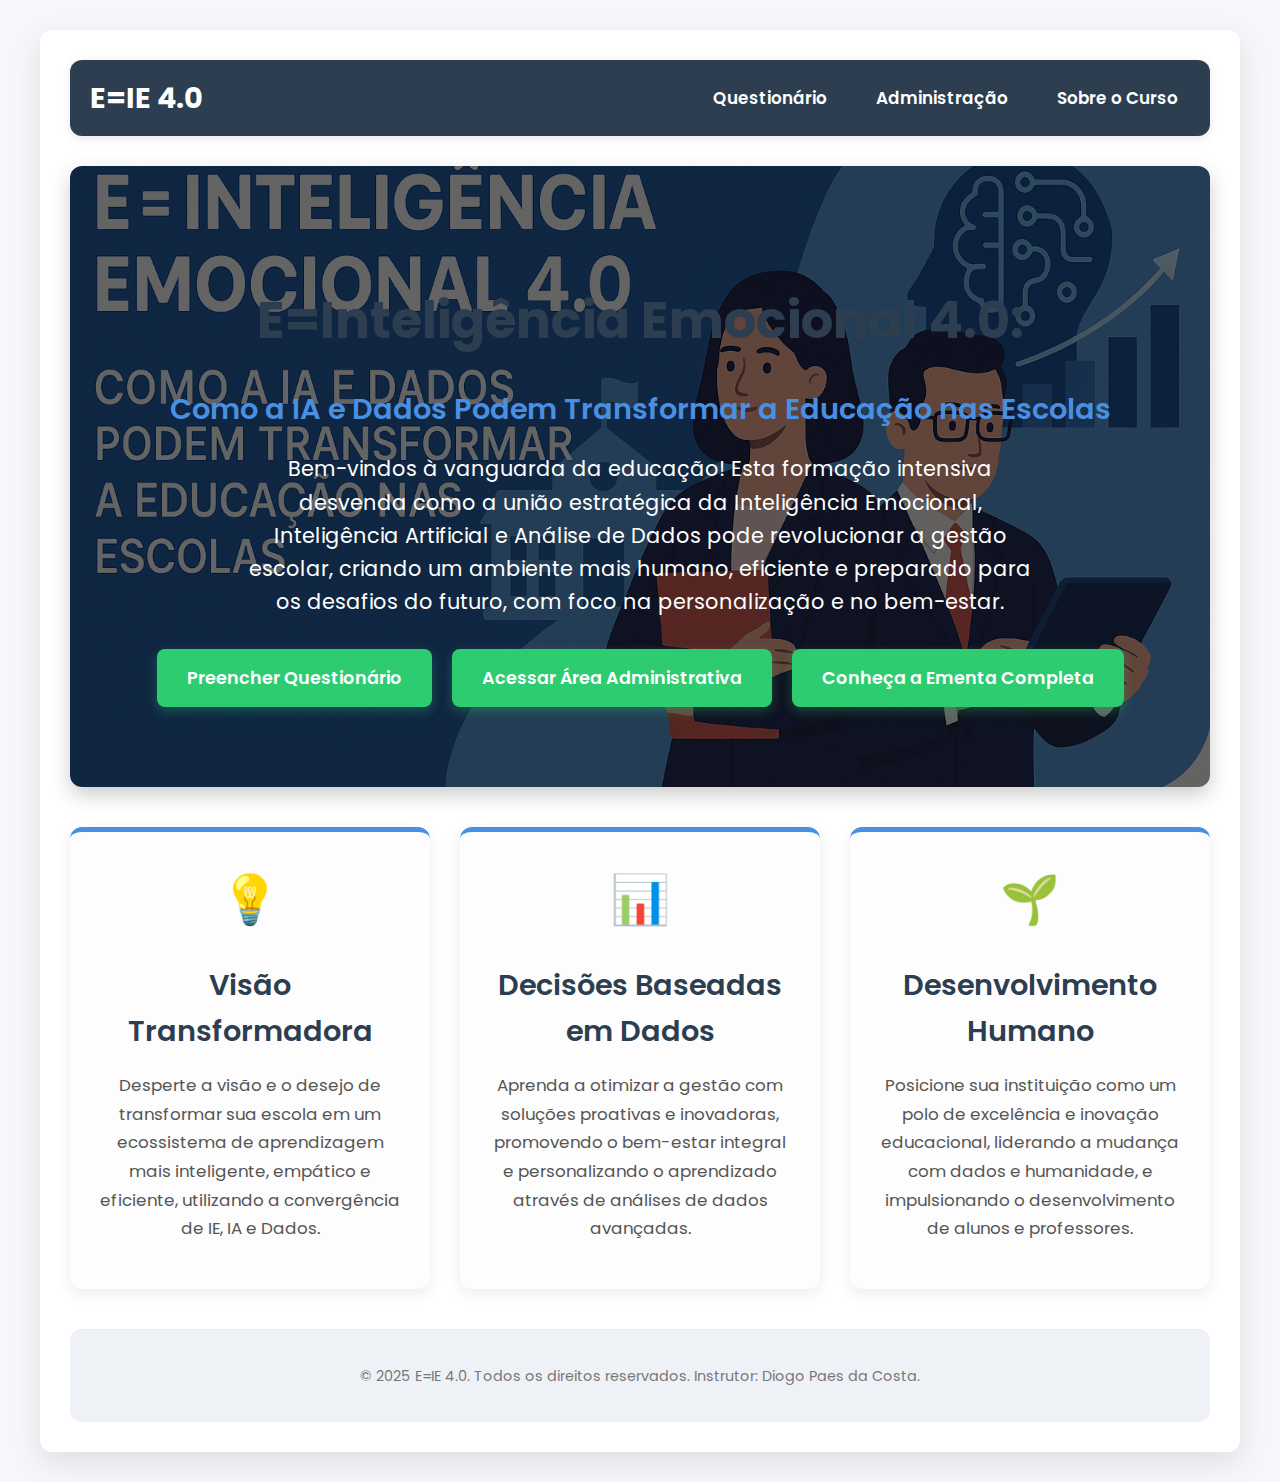
<file: index.html>
<!DOCTYPE html>
<html lang="pt-BR">
<head>
    <meta charset="UTF-8">
    <meta name="viewport" content="width=device-width, initial-scale=1.0">
    <title>E=Inteligência Emocional 4.0: Educação e Inovação</title>
    <link href="https://fonts.googleapis.com/css2?family=Poppins:wght@300;400;600;700&display=swap" rel="stylesheet">
    <link rel="stylesheet" href="style.css">
    <style>
        /* Estilos específicos para a página inicial */
        .hero-section {
            background: linear-gradient(rgba(0, 0, 0, 0.6), rgba(0, 0, 0, 0.6)), url('assets/images/banner-ie40.png') no-repeat center center;
            background-size: cover;
            color: white;
            padding: 80px 20px;
            text-align: center;
            border-radius: 12px;
            margin-bottom: 40px;
            box-shadow: 0 8px 20px rgba(0, 0, 0, 0.2);
        }
        .hero-section h1 {
            font-size: 3.2em;
            margin-bottom: 20px;
            font-weight: 700;
        }
        .hero-section p {
            font-size: 1.3em;
            max-width: 800px;
            margin: 0 auto 30px;
            line-height: 1.6;
        }
        .call-to-action-buttons {
            display: flex;
            flex-wrap: wrap;
            justify-content: center;
            gap: 20px;
            margin-top: 30px;
        }
        .call-to-action-buttons a {
            background-color: #2ecc71;
            color: white;
            padding: 15px 30px;
            border-radius: 8px;
            text-decoration: none;
            font-weight: 600;
            font-size: 1.1em;
            transition: background-color 0.3s ease, transform 0.2s ease;
            box-shadow: 0 4px 12px rgba(46, 204, 113, 0.3);
        }
        .call-to-action-buttons a:hover {
            background-color: #28a745;
            transform: translateY(-3px);
            box-shadow: 0 6px 16px rgba(40, 167, 69, 0.4);
        }
        .info-section {
            display: flex;
            flex-wrap: wrap;
            gap: 30px;
            justify-content: center;
            margin-bottom: 40px;
        }
        .info-card {
            background-color: #fdfdfd;
            border-radius: 12px;
            padding: 30px;
            box-shadow: 0 5px 15px rgba(0, 0, 0, 0.08);
            flex: 1;
            min-width: 300px;
            max-width: 45%;
            text-align: center;
            border-top: 5px solid #4a90e2;
        }
        .info-card h2 {
            color: #2c3e50;
            font-size: 1.8em;
            margin-bottom: 15px;
            font-weight: 600;
        }
        .info-card p {
            color: #555;
            line-height: 1.7;
            font-size: 1.05em;
        }
        .info-card .icon {
            font-size: 3em;
            color: #4a90e2;
            margin-bottom: 15px;
        }
        @media (max-width: 768px) {
            .hero-section h1 {
                font-size: 2.5em;
            }
            .hero-section p {
                font-size: 1.1em;
            }
            .info-card {
                max-width: 100%;
            }
        }
    </style>
</head>
<body>
    <div class="container">
        <header>
            <nav class="main-nav">
                <a href="index.html" class="logo">E=IE 4.0</a>
                <ul>
                    <li><a href="questionario.html">Questionário</a></li>
                    <li><a href="administracao.html">Administração</a></li>
                    <li><a href="ementa.html">Sobre o Curso</a></li>
                </ul>
            </nav>
        </header>

        <section class="hero-section">
            <h1>E=Inteligência Emocional 4.0:</h1>
            <h2>Como a IA e Dados Podem Transformar a Educação nas Escolas</h2>
            <p>
                Bem-vindos à vanguarda da educação! Esta formação intensiva desvenda como a união estratégica
                da Inteligência Emocional, Inteligência Artificial e Análise de Dados pode revolucionar a gestão
                escolar, criando um ambiente mais humano, eficiente e preparado para os desafios do futuro, com
                foco na personalização e no bem-estar.
            </p>
            <div class="call-to-action-buttons">
                <a href="questionario.html" target="_self">Preencher Questionário</a>
                <a href="administracao.html" target="_self">Acessar Área Administrativa</a>
                <a href="ementa.html" target="_self">Conheça a Ementa Completa</a>
            </div>
        </section>

        <section class="info-section">
            <div class="info-card">
                <div class="icon">💡</div>
                <h2>Visão Transformadora</h2>
                <p>Desperte a visão e o desejo de transformar sua escola em um ecossistema de aprendizagem mais inteligente, empático e eficiente, utilizando a convergência de IE, IA e Dados.</p>
            </div>
            <div class="info-card">
                <div class="icon">📊</div>
                <h2>Decisões Baseadas em Dados</h2>
                <p>Aprenda a otimizar a gestão com soluções proativas e inovadoras, promovendo o bem-estar integral e personalizando o aprendizado através de análises de dados avançadas.</p>
            </div>
            <div class="info-card">
                <div class="icon">🌱</div>
                <h2>Desenvolvimento Humano</h2>
                <p>Posicione sua instituição como um polo de excelência e inovação educacional, liderando a mudança com dados e humanidade, e impulsionando o desenvolvimento de alunos e professores.</p>
            </div>
        </section>

        <footer>
            <p>&copy; 2025 E=IE 4.0. Todos os direitos reservados. Instrutor: Diogo Paes da Costa.</p>
        </footer>
    </div>
</body>
</html>
</file>
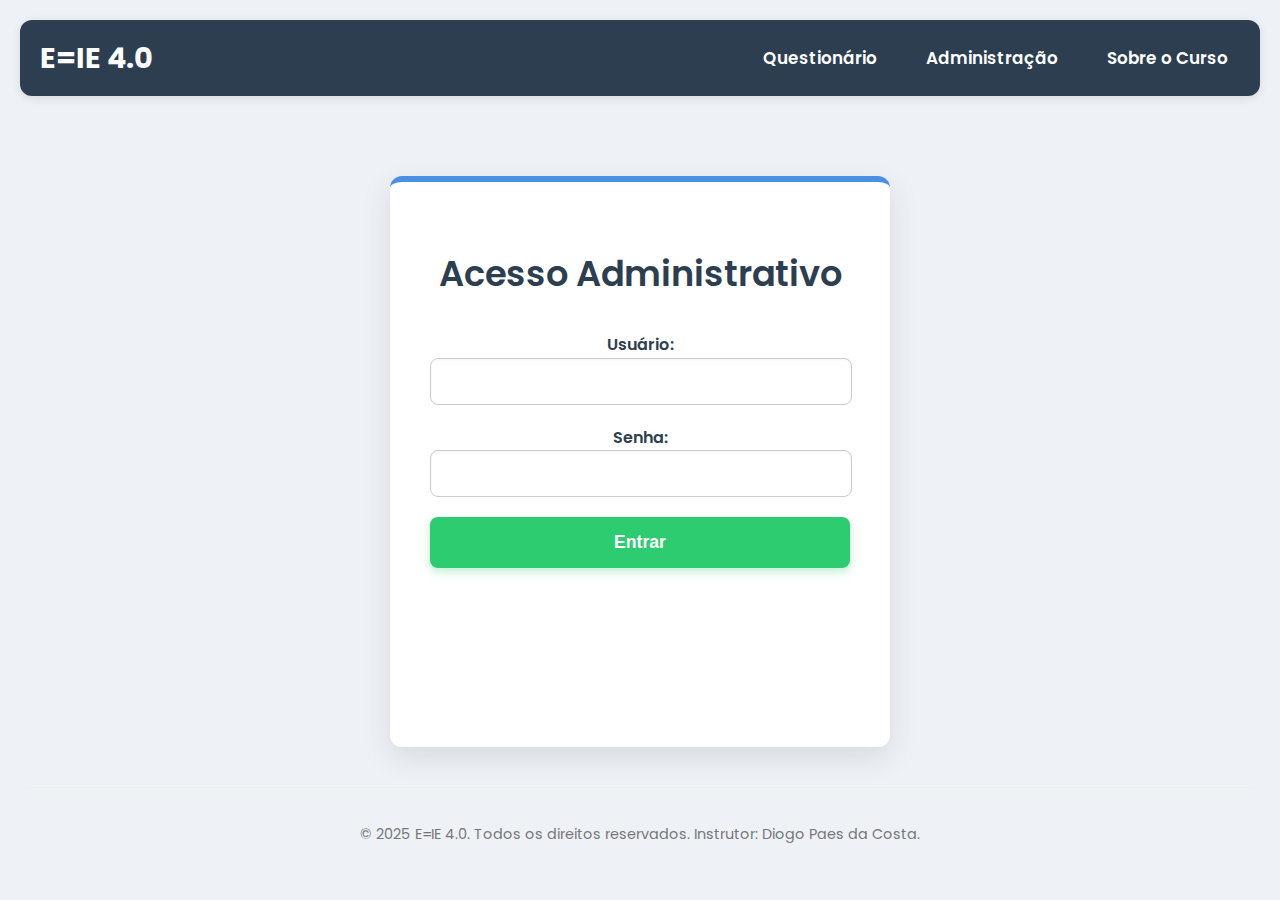
<file: administracao.html>
<!DOCTYPE html>
<html lang="pt-BR">
<head>
    <meta charset="UTF-8">
    <meta name="viewport" content="width=device-width, initial-scale=1.0">
    <title>Login Administrativo</title>
    <link href="https://fonts.googleapis.com/css2?family=Poppins:wght@300;400;600;700&display=swap" rel="stylesheet">
    <link rel="stylesheet" href="style.css"> <!-- Link para o CSS global -->
    <style>
        body {
            font-family: 'Poppins', sans-serif;
            margin: 0;
            padding: 20px;
            background-color: #eef2f7;
            color: #333;
            line-height: 1.6;
            display: flex;
            flex-direction: column; /* Permite que o header e o container fiquem em colunas */
            min-height: 100vh;
            box-sizing: border-box;
        }
        .container {
            max-width: 500px;
            width: 100%;
            background-color: #ffffff;
            padding: 40px;
            border-radius: 12px;
            box-shadow: 0 10px 30px rgba(0, 0, 0, 0.1);
            border-top: 6px solid #4a90e2;
            box-sizing: border-box;
            text-align: center;
            margin: 50px auto 0; /* Centraliza verticalmente e adiciona margem superior */
            flex-grow: 1; /* Permite que o container ocupe o espaço restante */
        }
        h1 {
            color: #2c3e50;
            font-size: 2.2em;
            margin-bottom: 30px;
            font-weight: 600;
        }
        .login-form {
            display: flex;
            flex-direction: column;
            gap: 20px;
        }
        .login-form label {
            text-align: left;
            font-weight: 600;
            color: #2c3e50;
            margin-bottom: 5px;
        }
        .login-form input[type="text"],
        .login-form input[type="password"] {
            padding: 12px 15px;
            border: 1px solid #ccc;
            border-radius: 8px;
            font-size: 1.1em;
            box-shadow: inset 0 1px 3px rgba(0, 0, 0, 0.05);
            transition: border-color 0.3s ease;
            width: calc(100% - 30px); /* Ajusta o padding */
        }
        .login-form input[type="text"]:focus,
        .login-form input[type="password"]:focus {
            border-color: #4a90e2;
            outline: none;
            box-shadow: 0 0 0 3px rgba(74, 144, 226, 0.2);
        }
        .login-form button {
            padding: 15px 30px;
            background-color: #2ecc71;
            color: white;
            border: none;
            border-radius: 8px;
            font-size: 1.1em;
            font-weight: 600;
            cursor: pointer;
            transition: background-color 0.3s ease, transform 0.2s ease;
            box-shadow: 0 4px 10px rgba(46, 204, 113, 0.3);
        }
        .login-form button:hover {
            background-color: #28a745;
            transform: translateY(-2px);
            box-shadow: 0 6px 15px rgba(40, 167, 69, 0.4);
        }
        #login-message {
            margin-top: 20px;
            font-weight: 600;
        }
    </style>
</head>
<body>
    <header>
        <nav class="main-nav">
            <a href="index.html" class="logo">E=IE 4.0</a>
            <ul>
                <li><a href="questionario.html">Questionário</a></li>
                <li><a href="administracao.html">Administração</a></li>
                <li><a href="ementa.html">Sobre o Curso</a></li>
            </ul>
        </nav>
    </header>

    <div class="container">
        <h1>Acesso Administrativo</h1>
        <form id="loginForm" class="login-form">
            <div>
                <label for="username">Usuário:</label>
                <input type="text" id="username" required>
            </div>
            <div>
                <label for="password">Senha:</label>
                <input type="password" id="password" required>
            </div>
            <button type="submit">Entrar</button>
            <div id="login-message"></div>
        </form>
    </div>

    <footer>
        <p>&copy; 2025 E=IE 4.0. Todos os direitos reservados. Instrutor: Diogo Paes da Costa.</p>
    </footer>

    <script>
        document.getElementById('loginForm').addEventListener('submit', async function(event) {
            event.preventDefault();

            const username = document.getElementById('username').value;
            const password = document.getElementById('password').value;
            const loginMessage = document.getElementById('login-message');

            loginMessage.textContent = 'Verificando credenciais...';
            loginMessage.style.color = '#4a90e2';

            // URL DO GOOGLE APPS SCRIPT PARA AUTENTICAÇÃO
            // Esta é a URL que você obteve ao implantar seu Apps Script de autenticação.
            const AUTH_SCRIPT_URL = 'https://script.google.com/macros/s/AKfycbzvAL28d5fg6nO3-vkMZxR17lGL2sqj0nNWP-rvJmR2dcdaflYEkwugIdxcacDtYSU/exec';

            try {
                const response = await fetch(AUTH_SCRIPT_URL, {
                    method: 'POST',
                    // mode: 'no-cors', // REMOVIDO: Apps Script já gerencia CORS
                    headers: {
                        'Content-Type': 'application/json'
                    },
                    body: JSON.stringify({ username, password })
                });

                // Verifica se a resposta HTTP foi bem-sucedida (status 200-299)
                if (!response.ok) {
                    throw new Error(`Erro de rede ou no servidor: ${response.status} ${response.statusText}`);
                }

                // Tenta ler a resposta como JSON
                const responseData = await response.json();

                if (responseData.success) {
                    loginMessage.textContent = 'Login bem-sucedido! Redirecionando...';
                    loginMessage.style.color = '#2ecc71';
                    localStorage.setItem('adminAuthenticated', 'true'); // Armazena estado de autenticação
                    window.location.href = 'administracao_content.html'; // Redireciona para a página de conteúdo
                } else {
                    loginMessage.textContent = 'Usuário ou senha incorretos.';
                    loginMessage.style.color = '#e74c3c';
                }

            } catch (error) {
                console.error('Erro na requisição ou processamento:', error);
                loginMessage.textContent = 'Erro ao tentar logar. Verifique sua conexão ou tente novamente.';
                loginMessage.style.color = '#e74c3c';
            }
        });
    </script>
</body>
</html>
</file>
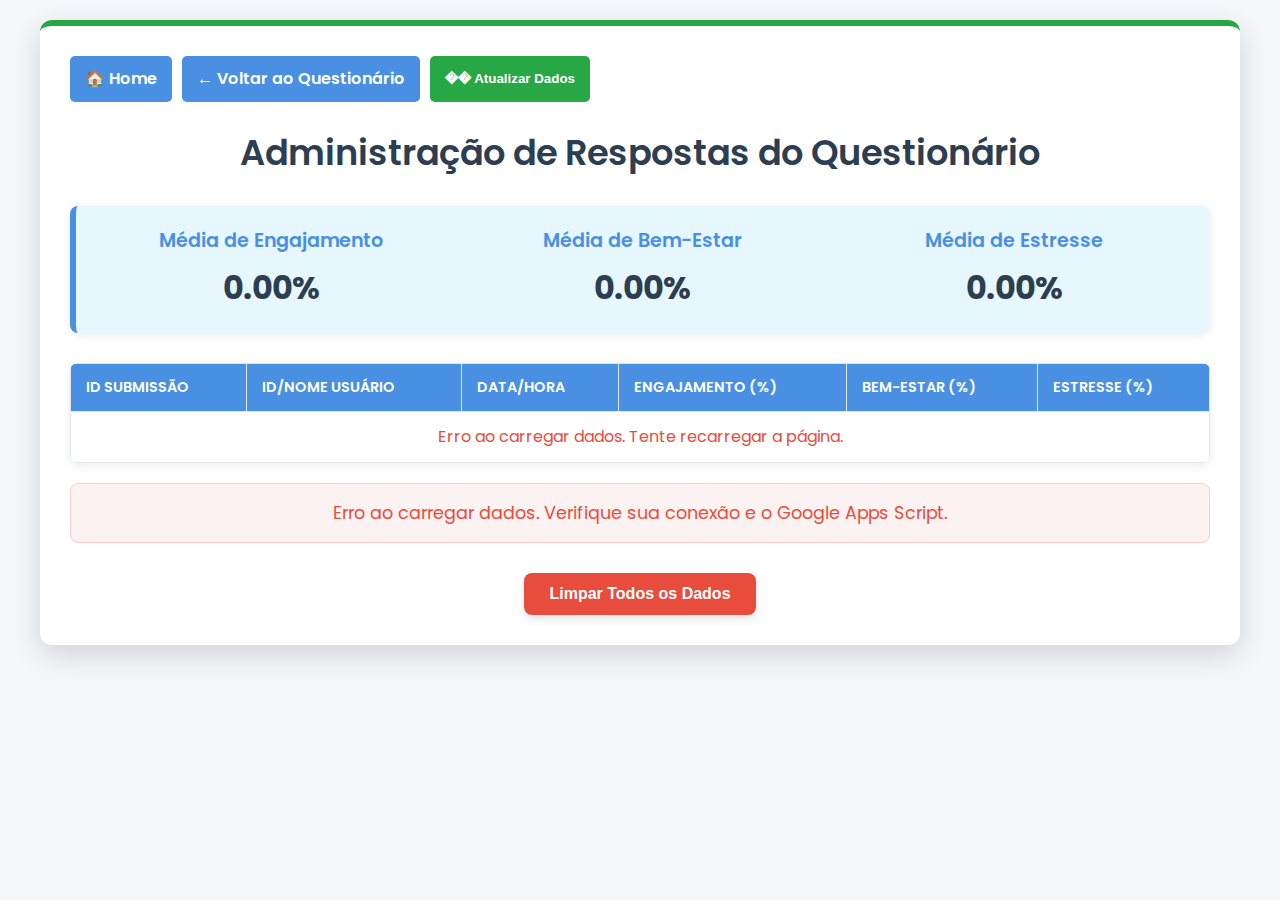
<file: administracao_content.html>
<!DOCTYPE html>
<html lang="pt-BR">
<head>
    <meta charset="UTF-8">
    <meta name="viewport" content="width=device-width, initial-scale=1.0">
    <title>Administração de Respostas do Questionário</title>
    <link href="https://fonts.googleapis.com/css2?family=Poppins:wght@300;400;600&display=swap" rel="stylesheet">
    <style>
        body {
            font-family: 'Poppins', sans-serif;
            margin: 0;
            padding: 20px;
            background-color: #f5f7fa;
            color: #333;
            line-height: 1.6;
            display: flex;
            justify-content: center;
            align-items: flex-start;
            min-height: 100vh;
            box-sizing: border-box;
        }
        .container {
            max-width: 1200px;
            width: 100%;
            background-color: #ffffff;
            padding: 30px;
            border-radius: 12px;
            box-shadow: 0 10px 30px rgba(0, 0, 0, 0.15);
            border-top: 6px solid #28a745;
            box-sizing: border-box;
        }
        h1 {
            color: #2c3e50;
            text-align: center;
            margin-bottom: 25px;
            font-size: 2.2em;
            font-weight: 600;
        }
        .general-averages {
            background-color: #e6f7ff;
            border-left: 6px solid #4a90e2;
            padding: 20px;
            margin-bottom: 30px;
            border-radius: 8px;
            display: flex;
            justify-content: space-around;
            flex-wrap: wrap;
            gap: 20px;
            box-shadow: 0 2px 10px rgba(0, 0, 0, 0.08);
        }
        .average-item {
            text-align: center;
            flex: 1;
            min-width: 180px;
        }
        .average-item h3 {
            margin: 0 0 5px 0;
            color: #4a90e2;
            font-size: 1.2em;
            font-weight: 600;
        }
        .average-item p {
            margin: 0;
            font-size: 2em;
            font-weight: 700;
            color: #2c3e50;
        }
        table {
            width: 100%;
            border-collapse: collapse;
            margin-top: 20px;
            box-shadow: 0 2px 10px rgba(0, 0, 0, 0.08);
            border-radius: 8px;
            overflow: hidden;
        }
        th, td {
            border: 1px solid #e0e6eb;
            padding: 12px 15px;
            text-align: left;
        }
        th {
            background-color: #4a90e2;
            color: white;
            font-weight: 600;
            text-transform: uppercase;
            font-size: 0.9em;
        }
        tr:nth-child(even) {
            background-color: #f8fbfd;
        }
        tr:hover {
            background-color: #edf2f7;
        }
        .clear-data-btn {
            display: block;
            margin: 30px auto 0;
            padding: 12px 25px;
            background-color: #e74c3c;
            color: white;
            border: none;
            border-radius: 8px;
            font-size: 1em;
            font-weight: 600;
            cursor: pointer;
            transition: background-color 0.3s ease, transform 0.2s ease;
            box-shadow: 0 4px 10px rgba(0, 0, 0, 0.1);
        }
        .clear-data-btn:hover {
            background-color: #c0392b;
            transform: translateY(-2px);
        }
        .no-data-message {
            text-align: center;
            color: #777;
            font-size: 1.1em;
            margin-top: 30px;
            padding: 20px;
            border: 1px dashed #ccc;
            border-radius: 8px;
            background-color: #fff;
        }
        /* Estilos para os botões de navegação */
        .navigation-links-group {
            display: flex;
            justify-content: flex-start; /* Alinha à esquerda */
            gap: 10px; /* Espaço entre os botões */
            margin-bottom: 20px;
            flex-wrap: wrap; /* Permite quebrar linha em telas pequenas */
        }
        .navigation-link, .refresh-btn {
            display: inline-block;
            padding: 10px 15px;
            background-color: #4a90e2;
            color: white;
            text-decoration: none;
            border-radius: 5px;
            font-weight: 600;
            transition: background-color 0.3s ease;
            border: none; /* Garante que o botão não tenha borda extra */
            cursor: pointer; /* Garante que o refresh-btn tenha cursor de ponteiro */
        }
        .navigation-link:hover, .refresh-btn:hover {
            background-color: #357abd;
        }
        .refresh-btn {
            background-color: #28a745; /* Cor específica para o botão de atualizar */
        }
        .refresh-btn:hover {
            background-color: #218838;
        }

        /* Novo estilo para mensagens de status */
        .status-message {
            text-align: center;
            font-size: 1.1em;
            margin-top: 20px;
            padding: 15px;
            border-radius: 8px;
            background-color: #f0f9f0; /* Cor padrão: sucesso */
            color: #27ae60; /* Cor padrão: sucesso */
            border: 1px solid #a7f3d0; /* Cor da borda padrão: sucesso */
            display: none; /* Escondido por padrão */
        }
        .status-message.error {
            background-color: #fdf2f2;
            color: #e74c3c;
            border-color: #fecaca;
        }
        .status-message.loading {
            background-color: #e6f7ff;
            color: #4a90e2;
            border-color: #bee3f8;
        }
    </style>
</head>
<body>
    <div class="container">
        <!-- Grupo de botões de navegação e atualização -->
        <div class="navigation-links-group">
            <a href="index.html" class="navigation-link">🏠 Home</a>
            <a href="questionario.html" class="navigation-link">← Voltar ao Questionário</a>
            <button class="refresh-btn" onclick="loadResponses()">�� Atualizar Dados</button>
        </div>
        
        <h1>Administração de Respostas do Questionário</h1>

        <div class="general-averages">
            <div class="average-item">
                <h3>Média de Engajamento</h3>
                <p id="avgEngajamento">0.00%</p>
            </div>
            <div class="average-item">
                <h3>Média de Bem-Estar</h3>
                <p id="avgBemEstar">0.00%</p>
            </div>
            <div class="average-item">
                <h3>Média de Estresse</h3>
                <p id="avgEstresse">0.00%</p>
            </div>
        </div>

        <table id="tabela-respostas">
            <thead>
                <tr>
                    <th>ID Submissão</th>
                    <th>ID/Nome Usuário</th>
                    <th>Data/Hora</th>
                    <th>Engajamento (%)</th>
                    <th>Bem-Estar (%)</th>
                    <th>Estresse (%)</th>
                </tr>
            </thead>
            <tbody id="corpo-tabela">
            </tbody>
        </table>

        <div id="no-data-info" class="no-data-message" style="display: none;">
            Nenhum dado de questionário encontrado. Por favor, envie respostas via <a href="questionario.html" >questionario.html</a>.
        </div>
        
        <!-- Área para mensagens de status (sucesso, erro, carregando) -->
        <div id="status-message" class="status-message" style="display: none;"></div>

        <button class="clear-data-btn" id="clearDataBtn">Limpar Todos os Dados</button>
    </div>

    <script>
        // URL ATUALIZADA DO GOOGLE APPS SCRIPT para LEITURA e ESCRITA (se configurado)
        const GOOGLE_SCRIPT_URL = 'https://script.google.com/macros/s/AKfycbz2OubineepVBHoY7uTeoS_VjLrenqJ2dDe7ObNZVV88gU1jedoeQ2SQyX6zMvxmmfv/exec';
        
        // Senha de segurança para limpar dados (NÃO DEVE SER INFORMADA)
        const SECURITY_PASSWORD = '12345'; 

        function displayStatusMessage(message, type) {
            const statusDiv = document.getElementById('status-message');
            statusDiv.textContent = message;
            statusDiv.className = 'status-message'; // Reset classes
            if (type) {
                statusDiv.classList.add(type); // Add error, loading, etc.
            }
            statusDiv.style.display = 'block';
        }

        function hideStatusMessage() {
            document.getElementById('status-message').style.display = 'none';
        }

        async function loadResponses() {
            const corpoTabela = document.getElementById('corpo-tabela');
            const noDataInfo = document.getElementById('no-data-info');
            
            corpoTabela.innerHTML = '<tr><td colspan="6" style="text-align: center; color: #4a90e2;">Carregando dados...</td></tr>';
            hideStatusMessage(); // Hide any previous status messages

            try {
                const response = await fetch(GOOGLE_SCRIPT_URL);
                const allSubmissions = await response.json();
                
                corpoTabela.innerHTML = '';

                if (allSubmissions.length === 0) {
                    noDataInfo.style.display = 'block';
                    document.getElementById('avgEngajamento').textContent = '0.00%';
                    document.getElementById('avgBemEstar').textContent = '0.00%';
                    document.getElementById('avgEstresse').textContent = '0.00%';
                    return;
                } else {
                    noDataInfo.style.display = 'none';
                }

                let totalEngajamento = 0;
                let totalBemEstar = 0;
                let totalEstresse = 0;

                allSubmissions.forEach(submission => {
                    const row = corpoTabela.insertRow();

                    const dateTime = new Date(submission.timestamp);
                    const formattedDateTime = dateTime.toLocaleString('pt-BR', {
                        day: '2-digit', month: '2-digit', year: 'numeric',
                        hour: '2-digit', minute: '2-digit', second: '2-digit'
                    });

                    row.insertCell().textContent = submission.submissionId || 'N/A';
                    row.insertCell().textContent = submission.userId;
                    row.insertCell().textContent = formattedDateTime;
                    row.insertCell().textContent = submission.engajamento.toFixed(2) + '%';
                    row.insertCell().textContent = submission.bemEstar.toFixed(2) + '%';
                    row.insertCell().textContent = submission.estresse.toFixed(2) + '%';

                    totalEngajamento += submission.engajamento;
                    totalBemEstar += submission.bemEstar;
                    totalEstresse += submission.estresse;
                });

                const count = allSubmissions.length;
                document.getElementById('avgEngajamento').textContent = (totalEngajamento / count).toFixed(2) + '%';
                document.getElementById('avgBemEstar').textContent = (totalBemEstar / count).toFixed(2) + '%';
                document.getElementById('avgEstresse').textContent = (totalEstresse / count).toFixed(2) + '%';
            } catch (error) {
                console.error('Erro ao carregar dados:', error);
                corpoTabela.innerHTML = '<tr><td colspan="6" style="text-align: center; color: #e74c3c;">Erro ao carregar dados. Tente recarregar a página.</td></tr>';
                displayStatusMessage('Erro ao carregar dados. Verifique sua conexão e o Google Apps Script.', 'error');
            }
        }

        async function clearAllData() {
            const confirmation = confirm('ATENÇÃO: Esta ação apagará TODOS os dados do questionário na planilha do Google Sheets. TEM CERTEZA?');
            if (!confirmation) {
                displayStatusMessage('Limpeza de dados cancelada pelo usuário.', ''); // Clear previous status
                return;
            }

            const password = prompt('Por favor, digite a senha de segurança para confirmar a limpeza dos dados:');
            if (password !== SECURITY_PASSWORD) {
                displayStatusMessage('Senha incorreta. A limpeza dos dados foi cancelada.', 'error');
                return;
            }

            displayStatusMessage('Limpeza em andamento... Aguarde.', 'loading');

            // URL para limpar dados - requer que seu Google Apps Script esteja configurado para lidar com 'action=clearData'
            // Exemplo de como seu GAS 'doPost' pode receber isso:
            // function doPost(e) {
            //   var request = JSON.parse(e.postData.contents);
            //   if (request.action === 'clearData') {
            //     // Lógica para apagar todas as linhas da sua planilha, exceto o cabeçalho
            //     var sheet = SpreadsheetApp.getActiveSpreadsheet().getSheetByName('NOME_DA_SUA_PLANILHA');
            //     if (sheet.getLastRow() > 1) { // Garante que não apaga o cabeçalho
            //       sheet.deleteRows(2, sheet.getLastRow() - 1);
            //     }
            //     return ContentService.createTextOutput(JSON.stringify({status: 'success', message: 'Dados apagados.'})).setMimeType(ContentService.MimeType.JSON);
            //   }
            //   // ... (seu código existente para outras ações POST, como submissão de questionário)
            // }

            try {
                // Enviando uma requisição POST com a ação 'clearData'
                const response = await fetch(GOOGLE_SCRIPT_URL, {
                    method: 'POST',
                    mode: 'no-cors', // Necessário para evitar problemas de CORS com Google Apps Script
                    headers: {
                        'Content-Type': 'application/json',
                    },
                    body: JSON.stringify({ action: 'clearData' }) // Envia a ação como JSON
                });

                // Devido ao 'no-cors', não podemos ler a resposta diretamente.
                // Assumimos que a requisição foi enviada com sucesso.
                displayStatusMessage('Requisição de limpeza enviada! Os dados devem ser apagados na planilha em breve. Recarregando dados...', '');
                setTimeout(() => {
                    loadResponses(); // Recarrega os dados para mostrar o estado atualizado
                }, 2000); // Dá um tempo para o GAS processar
                
            } catch (error) {
                console.error('Erro ao enviar requisição de limpeza:', error);
                displayStatusMessage('Erro ao tentar limpar os dados. Verifique sua conexão e o Google Apps Script.', 'error');
            }
        }

        // Inicialização ao carregar a página
        document.addEventListener('DOMContentLoaded', loadResponses);
        document.getElementById('clearDataBtn').addEventListener('click', clearAllData);
    </script>
</body>
</html>
</file>
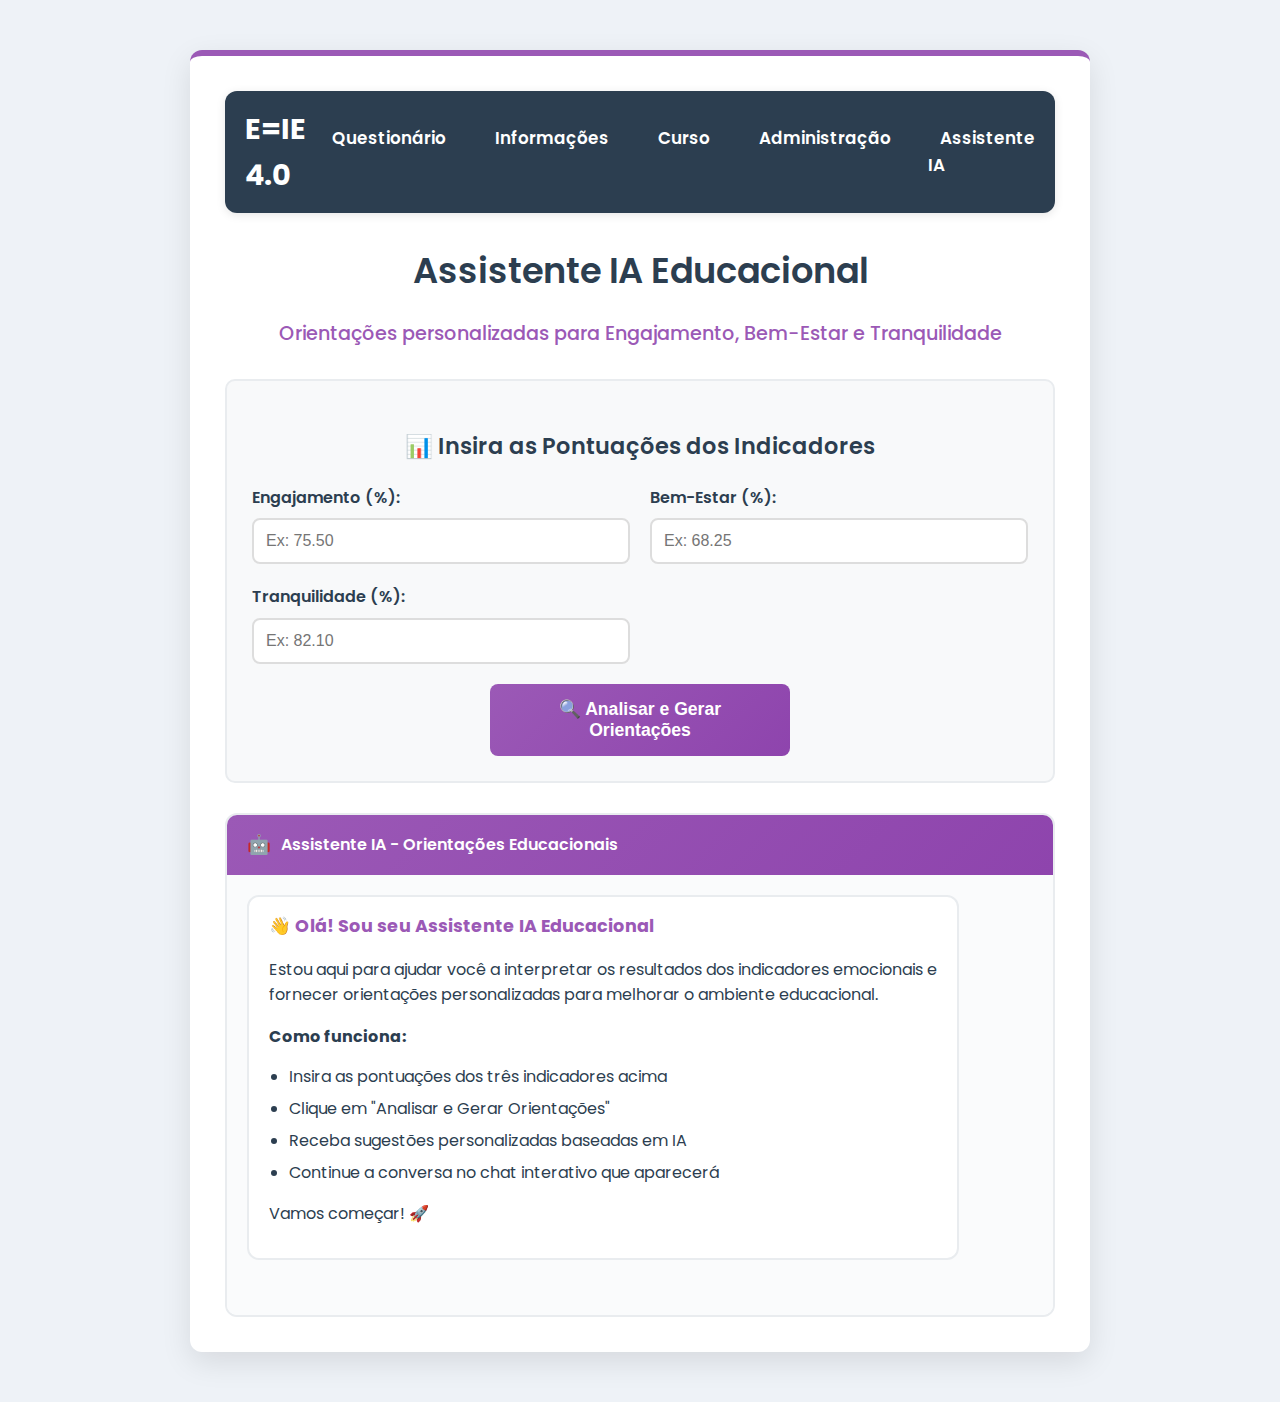
<file: chatbot.html>
<!DOCTYPE html>
<html lang="pt-BR">
<head>
    <meta charset="UTF-8">
    <meta name="viewport" content="width=device-width, initial-scale=1.0">
    <title>Assistente IA - Orientações Educacionais</title>
    <link href="https://fonts.googleapis.com/css2?family=Poppins:wght@300;400;600;700&display=swap" rel="stylesheet">
    <link rel="stylesheet" href="style.css">
    <style>
        body {
            font-family: 'Poppins', sans-serif;
            margin: 0;
            padding: 20px;
            background-color: #eef2f7;
            color: #333;
            line-height: 1.6;
            display: flex;
            justify-content: center;
            align-items: flex-start;
            min-height: 100vh;
            box-sizing: border-box;
        }
        .container {
            max-width: 900px;
            width: 100%;
            background-color: #ffffff;
            padding: 35px;
            border-radius: 12px;
            box-shadow: 0 10px 30px rgba(0, 0, 0, 0.1);
            border-top: 6px solid #9b59b6;
            box-sizing: border-box;
        }
        h1 {
            color: #2c3e50;
            text-align: center;
            margin-bottom: 10px;
            font-size: 2.2em;
            font-weight: 600;
        }
        .subtitle {
            text-align: center;
            color: #9b59b6;
            font-size: 1.2em;
            margin-bottom: 30px;
            font-weight: 500;
        }
        
        /* Seção de Input dos Dados */
        .input-section {
            background-color: #f8f9fa;
            padding: 25px;
            border-radius: 10px;
            margin-bottom: 30px;
            border: 2px solid #e9ecef;
        }
        .input-section h3 {
            color: #2c3e50;
            margin-bottom: 20px;
            font-size: 1.4em;
            text-align: center;
        }
        .scores-input {
            display: grid;
            grid-template-columns: repeat(auto-fit, minmax(250px, 1fr));
            gap: 20px;
            margin-bottom: 20px;
        }
        .score-group {
            display: flex;
            flex-direction: column;
        }
        .score-group label {
            font-weight: 600;
            margin-bottom: 8px;
            color: #2c3e50;
        }
        .score-group input {
            padding: 12px;
            border: 2px solid #ddd;
            border-radius: 8px;
            font-size: 1em;
            transition: border-color 0.3s ease;
        }
        .score-group input:focus {
            outline: none;
            border-color: #9b59b6;
        }
        .analyze-btn {
            display: block;
            width: 100%;
            max-width: 300px;
            margin: 20px auto 0;
            padding: 15px 30px;
            background: linear-gradient(135deg, #9b59b6, #8e44ad);
            color: white;
            border: none;
            border-radius: 8px;
            font-size: 1.1em;
            font-weight: 600;
            cursor: pointer;
            transition: transform 0.2s ease, box-shadow 0.2s ease;
        }
        .analyze-btn:hover {
            transform: translateY(-2px);
            box-shadow: 0 8px 20px rgba(155, 89, 182, 0.3);
        }
        .analyze-btn:disabled {
            background: #bdc3c7;
            cursor: not-allowed;
            transform: none;
        }

        /* Área do Chat */
        .chat-container {
            background-color: #ffffff;
            border: 2px solid #e9ecef;
            border-radius: 12px;
            height: 500px;
            display: flex;
            flex-direction: column;
            overflow: hidden;
        }
        .chat-header {
            background: linear-gradient(135deg, #9b59b6, #8e44ad);
            color: white;
            padding: 15px 20px;
            font-weight: 600;
            display: flex;
            align-items: center;
            gap: 10px;
        }
        .chat-header::before {
            content: "🤖";
            font-size: 1.2em;
        }
        .chat-messages {
            flex: 1;
            padding: 20px;
            overflow-y: auto;
            background-color: #fafbfc;
        }
        .message {
            margin-bottom: 15px;
            padding: 15px 20px;
            border-radius: 12px;
            max-width: 85%;
            word-wrap: break-word;
        }
        .message.user {
            background: linear-gradient(135deg, #3498db, #2980b9);
            color: white;
            margin-left: auto;
            text-align: right;
        }
        .message.bot {
            background-color: #ffffff;
            border: 2px solid #e9ecef;
            color: #2c3e50;
            margin-right: auto;
        }
        .message.bot h4 {
            color: #9b59b6;
            margin: 0 0 10px 0;
            font-size: 1.1em;
        }
        .message.bot ul {
            margin: 10px 0;
            padding-left: 20px;
        }
        .message.bot li {
            margin-bottom: 8px;
            line-height: 1.5;
        }
        .message.bot strong {
            color: #2c3e50;
        }
        .typing-indicator {
            display: none;
            padding: 15px 20px;
            color: #7f8c8d;
            font-style: italic;
        }
        .typing-indicator.show {
            display: block;
        }

        /* Chat Interativo */
        .interactive-chat {
            display: none;
            background-color: #ffffff;
            border: 2px solid #e9ecef;
            border-radius: 12px;
            margin-top: 30px;
            overflow: hidden;
        }
        .interactive-chat.show {
            display: flex;
            flex-direction: column;
            height: 600px;
        }
        .interactive-chat-header {
            background: linear-gradient(135deg, #27ae60, #229954);
            color: white;
            padding: 15px 20px;
            font-weight: 600;
            display: flex;
            align-items: center;
            justify-content: space-between;
        }
        .interactive-chat-header .title {
            display: flex;
            align-items: center;
            gap: 10px;
        }
        .interactive-chat-header .title::before {
            content: "🧠";
            font-size: 1.2em;
        }
        .close-chat {
            background: none;
            border: none;
            color: white;
            font-size: 1.2em;
            cursor: pointer;
            padding: 5px;
            border-radius: 4px;
            transition: background-color 0.2s;
        }
        .close-chat:hover {
            background-color: rgba(255, 255, 255, 0.2);
        }
        .interactive-messages {
            flex: 1;
            padding: 20px;
            overflow-y: auto;
            background-color: #fafbfc;
        }
        .interactive-message {
            margin-bottom: 15px;
            padding: 15px 20px;
            border-radius: 12px;
            max-width: 85%;
            word-wrap: break-word;
            line-height: 1.6;
        }
        .interactive-message.user {
            background: linear-gradient(135deg, #3498db, #2980b9);
            color: white;
            margin-left: auto;
            text-align: right;
        }
        .interactive-message.assistant {
            background-color: #ffffff;
            border: 2px solid #e9ecef;
            color: #2c3e50;
            margin-right: auto;
        }
        .chat-input-container {
            padding: 20px;
            background-color: #f8f9fa;
            border-top: 1px solid #e9ecef;
            display: flex;
            gap: 10px;
        }
        .chat-input {
            flex: 1;
            padding: 12px 15px;
            border: 2px solid #ddd;
            border-radius: 25px;
            font-size: 1em;
            outline: none;
            transition: border-color 0.3s ease;
        }
        .chat-input:focus {
            border-color: #27ae60;
        }
        .send-btn {
            padding: 12px 20px;
            background: linear-gradient(135deg, #27ae60, #229954);
            color: white;
            border: none;
            border-radius: 25px;
            font-weight: 600;
            cursor: pointer;
            transition: transform 0.2s ease;
        }
        .send-btn:hover {
            transform: translateY(-1px);
        }
        .send-btn:disabled {
            background: #bdc3c7;
            cursor: not-allowed;
            transform: none;
        }

        /* Seção de Estatísticas */
        .stats-section {
            background-color: #f8f9fa;
            padding: 20px;
            border-radius: 10px;
            margin-top: 30px;
            border: 2px solid #e9ecef;
        }
        .stats-grid {
            display: grid;
            grid-template-columns: repeat(auto-fit, minmax(200px, 1fr));
            gap: 15px;
        }
        .stat-item {
            background-color: white;
            padding: 15px;
            border-radius: 8px;
            text-align: center;
            border: 1px solid #dee2e6;
        }
        .stat-item h4 {
            margin: 0 0 5px 0;
            color: #2c3e50;
            font-size: 0.9em;
        }
        .stat-value {
            font-size: 1.8em;
            font-weight: 700;
            color: #9b59b6;
        }
        .stat-level {
            font-size: 0.8em;
            color: #7f8c8d;
            margin-top: 5px;
        }

        /* Responsividade */
        @media (max-width: 768px) {
            .container {
                padding: 20px;
            }
            .scores-input {
                grid-template-columns: 1fr;
            }
            .chat-container {
                height: 400px;
            }
            .interactive-chat.show {
                height: 500px;
            }
        }
    </style>
</head>
<body>
    <div class="container">
        <header>
            <nav class="main-nav">
                <a href="index.html" class="logo">E=IE 4.0</a>
                <ul>
                    <li><a href="questionario.html">Questionário</a></li>
                    <li><a href="informacoes.html">Informações</a></li>
                    <li><a href="ementa.html">Curso</a></li>
                    <li><a href="administracao.html">Administração</a></li>
                    <li><a href="chatbot.html">Assistente IA</a></li>
                </ul>
            </nav>
        </header>

        <h1>Assistente IA Educacional</h1>
        <p class="subtitle">Orientações personalizadas para Engajamento, Bem-Estar e Tranquilidade</p>

        <!-- Seção de Input -->
        <div class="input-section">
            <h3>📊 Insira as Pontuações dos Indicadores</h3>
            <div class="scores-input">
                <div class="score-group">
                    <label for="engajamento">Engajamento (%):</label>
                    <input type="number" id="engajamento" min="0" max="100" step="0.01" placeholder="Ex: 75.50">
                </div>
                <div class="score-group">
                    <label for="bemEstar">Bem-Estar (%):</label>
                    <input type="number" id="bemEstar" min="0" max="100" step="0.01" placeholder="Ex: 68.25">
                </div>
                <div class="score-group">
                    <label for="tranquilidade">Tranquilidade (%):</label>
                    <input type="number" id="tranquilidade" min="0" max="100" step="0.01" placeholder="Ex: 82.10">
                </div>
            </div>
            <button class="analyze-btn" onclick="analyzeScores()">🔍 Analisar e Gerar Orientações</button>
        </div>

        <!-- Área do Chat -->
        <div class="chat-container">
            <div class="chat-header">
                Assistente IA - Orientações Educacionais
            </div>
            <div class="chat-messages" id="chatMessages">
                <div class="message bot">
                    <h4>👋 Olá! Sou seu Assistente IA Educacional</h4>
                    <p>Estou aqui para ajudar você a interpretar os resultados dos indicadores emocionais e fornecer orientações personalizadas para melhorar o ambiente educacional.</p>
                    <p><strong>Como funciona:</strong></p>
                    <ul>
                        <li>Insira as pontuações dos três indicadores acima</li>
                        <li>Clique em "Analisar e Gerar Orientações"</li>
                        <li>Receba sugestões personalizadas baseadas em IA</li>
                        <li>Continue a conversa no chat interativo que aparecerá</li>
                    </ul>
                    <p>Vamos começar! 🚀</p>
                </div>
            </div>
            <div class="typing-indicator" id="typingIndicator">
                🤖 Assistente IA está analisando os dados e gerando orientações...
            </div>
        </div>

        <!-- Seção de Estatísticas -->
        <div class="stats-section" id="statsSection" style="display: none;">
            <h3 style="text-align: center; color: #2c3e50; margin-bottom: 20px;">📈 Análise Detalhada</h3>
            <div class="stats-grid" id="statsGrid">
                <!-- Estatísticas serão inseridas aqui dinamicamente -->
            </div>
        </div>

        <!-- Chat Interativo -->
        <div class="interactive-chat" id="interactiveChat">
            <div class="interactive-chat-header">
                <div class="title">Chat Interativo - Orientações Personalizadas</div>
                <button class="close-chat" onclick="closeInteractiveChat()">✕</button>
            </div>
            <div class="interactive-messages" id="interactiveMessages">
                <!-- Mensagens do chat interativo aparecerão aqui -->
            </div>
            <div class="chat-input-container">
                <input type="text" id="chatInput" class="chat-input" placeholder="Digite sua pergunta sobre desenvolvimento emocional..." onkeypress="handleChatKeyPress(event)">
                <button class="send-btn" id="sendBtn" onclick="sendMessage()">Enviar</button>
            </div>
        </div>
    </div>

    <script>
        // Variáveis globais
        let currentDiagnosis = null;
        let conversationHistory = [];
        let responseCounter = 0; // Para variar as respostas

        function getLevel(score) {
            if (score < 50) return 'baixo';
            if (score < 75) return 'moderado';
            return 'alto';
        }

        function getLevelText(score) {
            if (score < 50) return 'Baixo';
            if (score < 75) return 'Moderado';
            return 'Alto';
        }

        function getLevelColor(score) {
            if (score < 50) return '#e74c3c';
            if (score < 75) return '#f39c12';
            return '#27ae60';
        }

        function analyzeScores() {
            console.log('Função analyzeScores chamada');
            
            const engajamento = parseFloat(document.getElementById('engajamento').value);
            const bemEstar = parseFloat(document.getElementById('bemEstar').value);
            const tranquilidade = parseFloat(document.getElementById('tranquilidade').value);

            console.log('Valores:', engajamento, bemEstar, tranquilidade);

            // Validação
            if (isNaN(engajamento) || isNaN(bemEstar) || isNaN(tranquilidade)) {
                alert('Por favor, preencha todos os campos com valores válidos.');
                return;
            }

            if (engajamento < 0 || engajamento > 100 || bemEstar < 0 || bemEstar > 100 || tranquilidade < 0 || tranquilidade > 100) {
                alert('Por favor, insira valores entre 0 e 100.');
                return;
            }

            // Salvar diagnóstico atual
            currentDiagnosis = {
                engajamento,
                bemEstar,
                tranquilidade,
                mediaGeral: ((engajamento + bemEstar + tranquilidade) / 3).toFixed(1),
                timestamp: new Date().toISOString()
            };

            // Adicionar mensagem do usuário
            addMessage('user', `📊 Análise solicitada:\n• Engajamento: ${engajamento}%\n• Bem-Estar: ${bemEstar}%\n• Tranquilidade: ${tranquilidade}%`);

            // Mostrar indicador de digitação
            const typingIndicator = document.getElementById('typingIndicator');
            typingIndicator.classList.add('show');

            // Simular tempo de processamento da IA
            setTimeout(() => {
                console.log('Gerando resposta da IA');
                generateAIResponse(engajamento, bemEstar, tranquilidade);
                typingIndicator.classList.remove('show');
                
                // Mostrar chat interativo após análise
                setTimeout(() => {
                    showInteractiveChat();
                }, 1000);
            }, 2000);
        }

        function generateAIResponse(engajamento, bemEstar, tranquilidade) {
            console.log('Gerando resposta para:', engajamento, bemEstar, tranquilidade);
            
            const mediaGeral = ((engajamento + bemEstar + tranquilidade) / 3).toFixed(1);

            let response = `<h4>🎯 Análise Completa dos Indicadores</h4>`;
            
            // Análise geral
            response += `<p><strong>Média Geral:</strong> ${mediaGeral}% (${getLevelText(mediaGeral)})</p>`;
            
            // Análise individual
            response += `<p><strong>Diagnóstico por Indicador:</strong></p>`;
            response += `<ul>`;
            response += `<li><strong>Engajamento:</strong> ${engajamento}% - Nível ${getLevelText(engajamento)}</li>`;
            response += `<li><strong>Bem-Estar:</strong> ${bemEstar}% - Nível ${getLevelText(bemEstar)}</li>`;
            response += `<li><strong>Tranquilidade:</strong> ${tranquilidade}% - Nível ${getLevelText(tranquilidade)}</li>`;
            response += `</ul>`;

            // Identificar prioridades
            const scores = [
                { name: 'Engajamento', value: engajamento },
                { name: 'Bem-Estar', value: bemEstar },
                { name: 'Tranquilidade', value: tranquilidade }
            ];
            
            scores.sort((a, b) => a.value - b.value);
            const prioridade = scores[0];

            response += `<h4>🚨 Área Prioritária: ${prioridade.name}</h4>`;
            response += `<p>Com base na análise, o <strong>${prioridade.name}</strong> apresenta a menor pontuação (${prioridade.value}%) e deve receber atenção imediata.</p>`;

            response += `<p><strong>💬 Continue a conversa no chat interativo abaixo para receber orientações mais específicas!</strong></p>`;

            console.log('Resposta gerada:', response);
            addMessage('bot', response);
            updateStats(engajamento, bemEstar, tranquilidade);
        }

        function addMessage(sender, content) {
            console.log('Adicionando mensagem:', sender, content);
            
            const messagesContainer = document.getElementById('chatMessages');
            const messageDiv = document.createElement('div');
            messageDiv.className = `message ${sender}`;
            
            if (sender === 'user') {
                messageDiv.style.whiteSpace = 'pre-line';
                messageDiv.textContent = content;
            } else {
                messageDiv.innerHTML = content;
            }
            
            messagesContainer.appendChild(messageDiv);
            messagesContainer.scrollTop = messagesContainer.scrollHeight;
        }

        function updateStats(engajamento, bemEstar, tranquilidade) {
            console.log('Atualizando estatísticas');
            
            const statsSection = document.getElementById('statsSection');
            const statsGrid = document.getElementById('statsGrid');
            
            const mediaGeral = ((engajamento + bemEstar + tranquilidade) / 3).toFixed(1);
            
            statsGrid.innerHTML = `
                <div class="stat-item">
                    <h4>Engajamento</h4>
                    <div class="stat-value" style="color: ${getLevelColor(engajamento)}">${engajamento}%</div>
                    <div class="stat-level">${getLevelText(engajamento)}</div>
                </div>
                <div class="stat-item">
                    <h4>Bem-Estar</h4>
                    <div class="stat-value" style="color: ${getLevelColor(bemEstar)}">${bemEstar}%</div>
                    <div class="stat-level">${getLevelText(bemEstar)}</div>
                </div>
                <div class="stat-item">
                    <h4>Tranquilidade</h4>
                    <div class="stat-value" style="color: ${getLevelColor(tranquilidade)}">${tranquilidade}%</div>
                    <div class="stat-level">${getLevelText(tranquilidade)}</div>
                </div>
                <div class="stat-item">
                    <h4>Média Geral</h4>
                    <div class="stat-value" style="color: ${getLevelColor(mediaGeral)}">${mediaGeral}%</div>
                    <div class="stat-level">${getLevelText(mediaGeral)}</div>
                </div>
            `;
            
            statsSection.style.display = 'block';
        }

        // Funções do Chat Interativo
        function showInteractiveChat() {
            const interactiveChat = document.getElementById('interactiveChat');
            interactiveChat.classList.add('show');
            
            // Adicionar mensagem inicial do assistente
            if (currentDiagnosis) {
                const welcomeMessage = generateWelcomeMessage();
                addInteractiveMessage('assistant', welcomeMessage);
            }
            
            // Focar no input
            document.getElementById('chatInput').focus();
        }

        function closeInteractiveChat() {
            const interactiveChat = document.getElementById('interactiveChat');
            interactiveChat.classList.remove('show');
            
            // Limpar mensagens
            document.getElementById('interactiveMessages').innerHTML = '';
            conversationHistory = [];
            responseCounter = 0;
        }

        function generateWelcomeMessage() {
            const { engajamento, bemEstar, tranquilidade, mediaGeral } = currentDiagnosis;
            
            return `Olá! 👋 Agora que analisamos seus indicadores emocionais, estou aqui para te ajudar com orientações mais específicas.

**Seu Diagnóstico Resumido:**
• Engajamento: ${engajamento}% (${getLevelText(engajamento)})
• Bem-Estar: ${bemEstar}% (${getLevelText(bemEstar)})
• Tranquilidade: ${tranquilidade}% (${getLevelText(tranquilidade)})
• Média Geral: ${mediaGeral}% (${getLevelText(mediaGeral)})

Posso te ajudar com:
🎯 **Estratégias específicas** para melhorar cada indicador
📚 **Sugestões de leituras** sobre desenvolvimento emocional
🏃‍♀️ **Atividades práticas** para implementar no dia a dia
🧘‍♂️ **Técnicas de mindfulness** e autorregulação emocional
📈 **Planos de desenvolvimento** personalizados

O que você gostaria de explorar primeiro?`;
        }

        function addInteractiveMessage(sender, content) {
            const messagesContainer = document.getElementById('interactiveMessages');
            const messageDiv = document.createElement('div');
            messageDiv.className = `interactive-message ${sender}`;
            
            if (sender === 'user') {
                messageDiv.style.whiteSpace = 'pre-line';
                messageDiv.textContent = content;
            } else {
                // Converter markdown básico para HTML
                const htmlContent = content
                    .replace(/\*\*(.*?)\*\*/g, '<strong>$1</strong>')
                    .replace(/\*(.*?)\*/g, '<em>$1</em>')
                    .replace(/\n/g, '<br>');
                messageDiv.innerHTML = htmlContent;
            }
            
            messagesContainer.appendChild(messageDiv);
            messagesContainer.scrollTop = messagesContainer.scrollHeight;
        }

        function handleChatKeyPress(event) {
            if (event.key === 'Enter') {
                sendMessage();
            }
        }

        async function sendMessage() {
            const chatInput = document.getElementById('chatInput');
            const sendBtn = document.getElementById('sendBtn');
            const message = chatInput.value.trim();
            
            if (!message) return;
            
            // Adicionar mensagem do usuário
            addInteractiveMessage('user', message);
            
            // Limpar input e desabilitar botão
            chatInput.value = '';
            sendBtn.disabled = true;
            sendBtn.textContent = 'Enviando...';
            
            // Adicionar à história da conversa
            conversationHistory.push({ role: 'user', content: message });
            
            try {
                // Chamar API do LLM
                const response = await callLLMAPI(message);
                addInteractiveMessage('assistant', response);
                conversationHistory.push({ role: 'assistant', content: response });
            } catch (error) {
                console.error('Erro ao chamar API:', error);
                const fallbackResponse = generateFallbackResponse(message);
                addInteractiveMessage('assistant', fallbackResponse);
                conversationHistory.push({ role: 'assistant', content: fallbackResponse });
            }
            
            // Reabilitar botão
            sendBtn.disabled = false;
            sendBtn.textContent = 'Enviar';
            chatInput.focus();
        }

        async function callLLMAPI(userMessage) {
            // Preparar contexto completo
            const diagnosticContext = currentDiagnosis ? 
                `Diagnóstico do usuário:
                - Engajamento: ${currentDiagnosis.engajamento}% (${getLevelText(currentDiagnosis.engajamento)})
                - Bem-Estar: ${currentDiagnosis.bemEstar}% (${getLevelText(currentDiagnosis.bemEstar)})
                - Tranquilidade: ${currentDiagnosis.tranquilidade}% (${getLevelText(currentDiagnosis.tranquilidade)})
                - Média Geral: ${currentDiagnosis.mediaGeral}% (${getLevelText(currentDiagnosis.mediaGeral)})` 
                : '';

            const systemPrompt = `Você é um assistente especializado em desenvolvimento emocional e educacional. Sua função é fornecer orientações personalizadas baseadas nos indicadores emocionais do usuário.

${diagnosticContext}

Diretrizes para suas respostas:
1. Seja empático e encorajador
2. Forneça sugestões práticas e aplicáveis
3. Inclua recomendações de livros, atividades e técnicas específicas
4. Mantenha um tom profissional mas acessível
5. Adapte suas sugestões aos níveis específicos dos indicadores
6. Limite suas respostas a 300-400 palavras
7. Use formatação markdown quando apropriado (**negrito**, *itálico*)
8. Foque em soluções construtivas e baseadas em evidências
9. Varie suas respostas, evite repetições

Responda em português brasileiro.`;

            // Preparar mensagens para a API
            const messages = [
                { role: 'system', content: systemPrompt },
                ...conversationHistory.slice(-6), // Manter apenas as últimas 6 mensagens para contexto
                { role: 'user', content: userMessage }
            ];

            try {
                // Usando API do Groq (gratuita)
                const response = await fetch('https://api.groq.com/openai/v1/chat/completions', {
                    method: 'POST',
                    headers: {
                        'Authorization': 'Bearer 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',
                        'Content-Type': 'application/json'
                    },
                    body: JSON.stringify({
                        model: 'llama3-8b-8192',
                        messages: messages,
                        max_tokens: 500,
                        temperature: 0.7
                    })
                });

                if (!response.ok) {
                    const errorText = await response.text();
                    console.error('Erro na API:', response.status, errorText);
                    throw new Error(`Erro na API: ${response.status}`);
                }

                const data = await response.json();
                
                if (!data.choices || !data.choices[0] || !data.choices[0].message) {
                    throw new Error('Resposta da API inválida');
                }
                
                return data.choices[0].message.content;
                
            } catch (error) {
                console.error('Erro na chamada da API:', error);
                throw error; // Re-throw para usar fallback
            }
        }

        function generateFallbackResponse(userMessage) {
            const message = userMessage.toLowerCase();
            responseCounter++;
            
            // Respostas específicas para livros
            if (message.includes('livro') || message.includes('leitura') || message.includes('ler')) {
                const bookResponses = [
                    `📚 **Recomendações de Leitura Personalizadas:**

**Baseado no seu perfil emocional:**
• "Inteligência Emocional 2.0" - Travis Bradberry
• "O Cérebro que se Transforma" - Norman Doidge
• "Mindfulness: Como Encontrar a Paz em um Mundo Frenético" - Mark Williams

**Para Engajamento:**
• "Grit: O Poder da Paixão e da Perseverança" - Angela Duckworth
• "Drive: A Surpreendente Verdade sobre o que nos Motiva" - Daniel Pink

**Próximo passo:** Escolha um livro e dedique 15 minutos diários à leitura. Qual tema mais te interessa?`,

                    `📖 **Biblioteca do Desenvolvimento Emocional:**

**Clássicos Essenciais:**
• "Como Fazer Amigos e Influenciar Pessoas" - Dale Carnegie
• "Os 7 Hábitos das Pessoas Altamente Eficazes" - Stephen Covey
• "Fluir: A Psicologia da Experiência Ótima" - Mihaly Csikszentmihalyi

**Para seu perfil específico:**
• "Autorregulação Emocional" - Matthew McKay
• "A Arte da Felicidade" - Dalai Lama

**Dica prática:** Crie um diário de leitura para anotar insights importantes!`
                ];
                
                return bookResponses[responseCounter % bookResponses.length];
            }
            
            // Respostas específicas para atividades
            if (message.includes('atividade') || message.includes('exercício') || message.includes('prática')) {
                const activityResponses = [
                    `🏃‍♀️ **Plano de Atividades Personalizado (Semana 1):**

**Segunda a Sexta:**
• 5 min de respiração consciente ao acordar
• Técnica Pomodoro para tarefas importantes
• 3 gratidões antes de dormir

**Fim de semana:**
• Caminhada de 30 min na natureza
• Atividade criativa (desenho, música, escrita)
• Conexão social significativa

**Foco especial:** Baseado no seu diagnóstico, pratique técnicas de autorregulação emocional diariamente.`,

                    `🎯 **Rotina de Desenvolvimento Emocional:**

**Manhã (10 min):**
• Meditação guiada ou mindfulness
• Definição de 3 prioridades do dia
• Afirmação positiva personalizada

**Tarde (5 min):**
• Check-in emocional: "Como estou me sentindo?"
• Técnica de respiração 4-7-8 se necessário

**Noite (10 min):**
• Reflexão sobre o dia
• Exercício de gratidão
• Planejamento do dia seguinte

**Qual período você gostaria de começar primeiro?**`
                ];
                
                return activityResponses[responseCounter % activityResponses.length];
            }
            
            // Respostas específicas para técnicas
            if (message.includes('técnica') || message.includes('método') || message.includes('estratégia')) {
                const techniqueResponses = [
                    `🧘‍♂️ **Técnicas Avançadas de Autorregulação:**

**Para Momentos de Estresse:**
• Técnica 5-4-3-2-1: 5 coisas que vê, 4 que ouve, 3 que toca, 2 que cheira, 1 que saboreia
• Respiração quadrada: 4 tempos para inspirar, reter, expirar, reter
• Visualização de lugar seguro

**Para Aumentar Foco:**
• Técnica Pomodoro modificada (25 min foco + 5 min pausa)
• Meditação de atenção plena
• Eliminação de distrações digitais

**Experimente uma técnica hoje e me conte como foi!**`,

                    `⚡ **Estratégias de Desenvolvimento Rápido:**

**Técnica do "Reset Emocional" (2 min):**
1. Pare o que está fazendo
2. Respire profundamente 5 vezes
3. Identifique a emoção presente
4. Escolha conscientemente sua próxima ação

**Método "STOP":**
• **S**top - Pare
• **T**ake a breath - Respire
• **O**bserve - Observe
• **P**roceed - Prossiga conscientemente

**Qual situação específica você gostaria de trabalhar?**`
                ];
                
                return techniqueResponses[responseCounter % techniqueResponses.length];
            }
            
            // Respostas específicas para planos
            if (message.includes('plano') || message.includes('desenvolvimento') || message.includes('crescimento')) {
                const planResponses = [
                    `📈 **Plano de Desenvolvimento Personalizado (30 dias):**

**Semana 1-2: Fundação**
• Estabelecer rotina de autocuidado
• Praticar mindfulness diário
• Identificar gatilhos emocionais

**Semana 3-4: Expansão**
• Implementar técnicas avançadas
• Criar rede de apoio
• Definir metas específicas

**Indicadores de sucesso:**
• Aumento de 15% nos seus scores mais baixos
• Maior consciência emocional
• Redução de episódios de estresse

**Por onde você gostaria de começar?**`,

                    `🎯 **Roadmap de Crescimento Emocional:**

**Fase 1: Autoconhecimento (Dias 1-10)**
• Diário emocional diário
• Identificação de padrões
• Mapeamento de valores pessoais

**Fase 2: Desenvolvimento (Dias 11-20)**
• Prática de técnicas específicas
• Desafios graduais de zona de conforto
• Feedback e ajustes

**Fase 3: Integração (Dias 21-30)**
• Consolidação de hábitos
• Planejamento de longo prazo
• Celebração de conquistas

**Qual fase ressoa mais com você agora?**`
                ];
                
                return planResponses[responseCounter % planResponses.length];
            }
            
            // Resposta padrão variada baseada no diagnóstico
            if (currentDiagnosis) {
                const { engajamento, bemEstar, tranquilidade } = currentDiagnosis;
                const lowest = Math.min(engajamento, bemEstar, tranquilidade);
                
                let focus = '';
                let specificAdvice = '';
                
                if (lowest === engajamento) {
                    focus = 'engajamento';
                    specificAdvice = `**Estratégias para Engajamento:**
• Defina metas SMART semanais
• Use gamificação em tarefas rotineiras
• Conecte atividades aos seus valores pessoais
• Celebre pequenas conquistas diariamente`;
                } else if (lowest === bemEstar) {
                    focus = 'bem-estar';
                    specificAdvice = `**Estratégias para Bem-Estar:**
• Pratique exercícios físicos regulares
• Mantenha conexões sociais saudáveis
• Estabeleça limites saudáveis
• Cultive hobbies que tragam alegria`;
                } else {
                    focus = 'tranquilidade';
                    specificAdvice = `**Estratégias para Tranquilidade:**
• Pratique meditação ou mindfulness
• Crie um ambiente calmo em casa
• Use técnicas de respiração profunda
• Limite exposição a estressores desnecessários`;
                }
                
                const defaultResponses = [
                    `Entendo que você quer trabalhar no seu **${focus}**. Baseado no seu perfil, vou te dar orientações específicas:

${specificAdvice}

**Ação imediata:** Escolha uma estratégia acima e pratique por 7 dias consecutivos.

**Pergunta para reflexão:** O que você acredita que mais impacta seu ${focus} atualmente?`,

                    `Vamos focar no desenvolvimento do seu **${focus}** de forma prática e sustentável:

${specificAdvice}

**Dica importante:** Mudanças pequenas e consistentes são mais eficazes que grandes transformações esporádicas.

**Próximo passo:** Que tipo de suporte você sente que precisa para implementar essas estratégias?`,

                    `Perfeito! Vamos criar um plano específico para melhorar seu **${focus}**:

${specificAdvice}

**Lembre-se:** O desenvolvimento emocional é uma jornada, não um destino. Seja paciente consigo mesmo.

**Questão para aprofundar:** Qual dessas estratégias parece mais desafiadora para você implementar?`
                ];
                
                return defaultResponses[responseCounter % defaultResponses.length];
            }
            
            // Resposta genérica variada
            const genericResponses = [
                `Entendo sua pergunta! Com base no seu perfil emocional, posso te ajudar de várias formas:

**Áreas que posso abordar:**
• Técnicas de autorregulação emocional
• Estratégias para aumentar motivação
• Métodos de redução de estresse
• Desenvolvimento de resiliência
• Criação de hábitos saudáveis

**Pergunta específica:** Qual dessas áreas você gostaria de explorar primeiro?`,

                `Ótima pergunta! Vamos trabalhar juntos no seu desenvolvimento emocional:

**Posso te ajudar com:**
• Análise de padrões emocionais
• Criação de rotinas personalizadas
• Recomendações de recursos específicos
• Estratégias de enfrentamento
• Planejamento de metas realistas

**Para personalizar melhor:** Você prefere focar em aspectos práticos ou teóricos do desenvolvimento emocional?`
            ];
            
            return genericResponses[responseCounter % genericResponses.length];
        }

        // Permitir Enter para analisar
        document.addEventListener('keypress', function(e) {
            if (e.key === 'Enter' && (e.target.id === 'engajamento' || e.target.id === 'bemEstar' || e.target.id === 'tranquilidade')) {
                analyzeScores();
            }
        });

        // Teste inicial
        console.log('Script carregado com sucesso');
    </script>
</body>
</html>
</file>
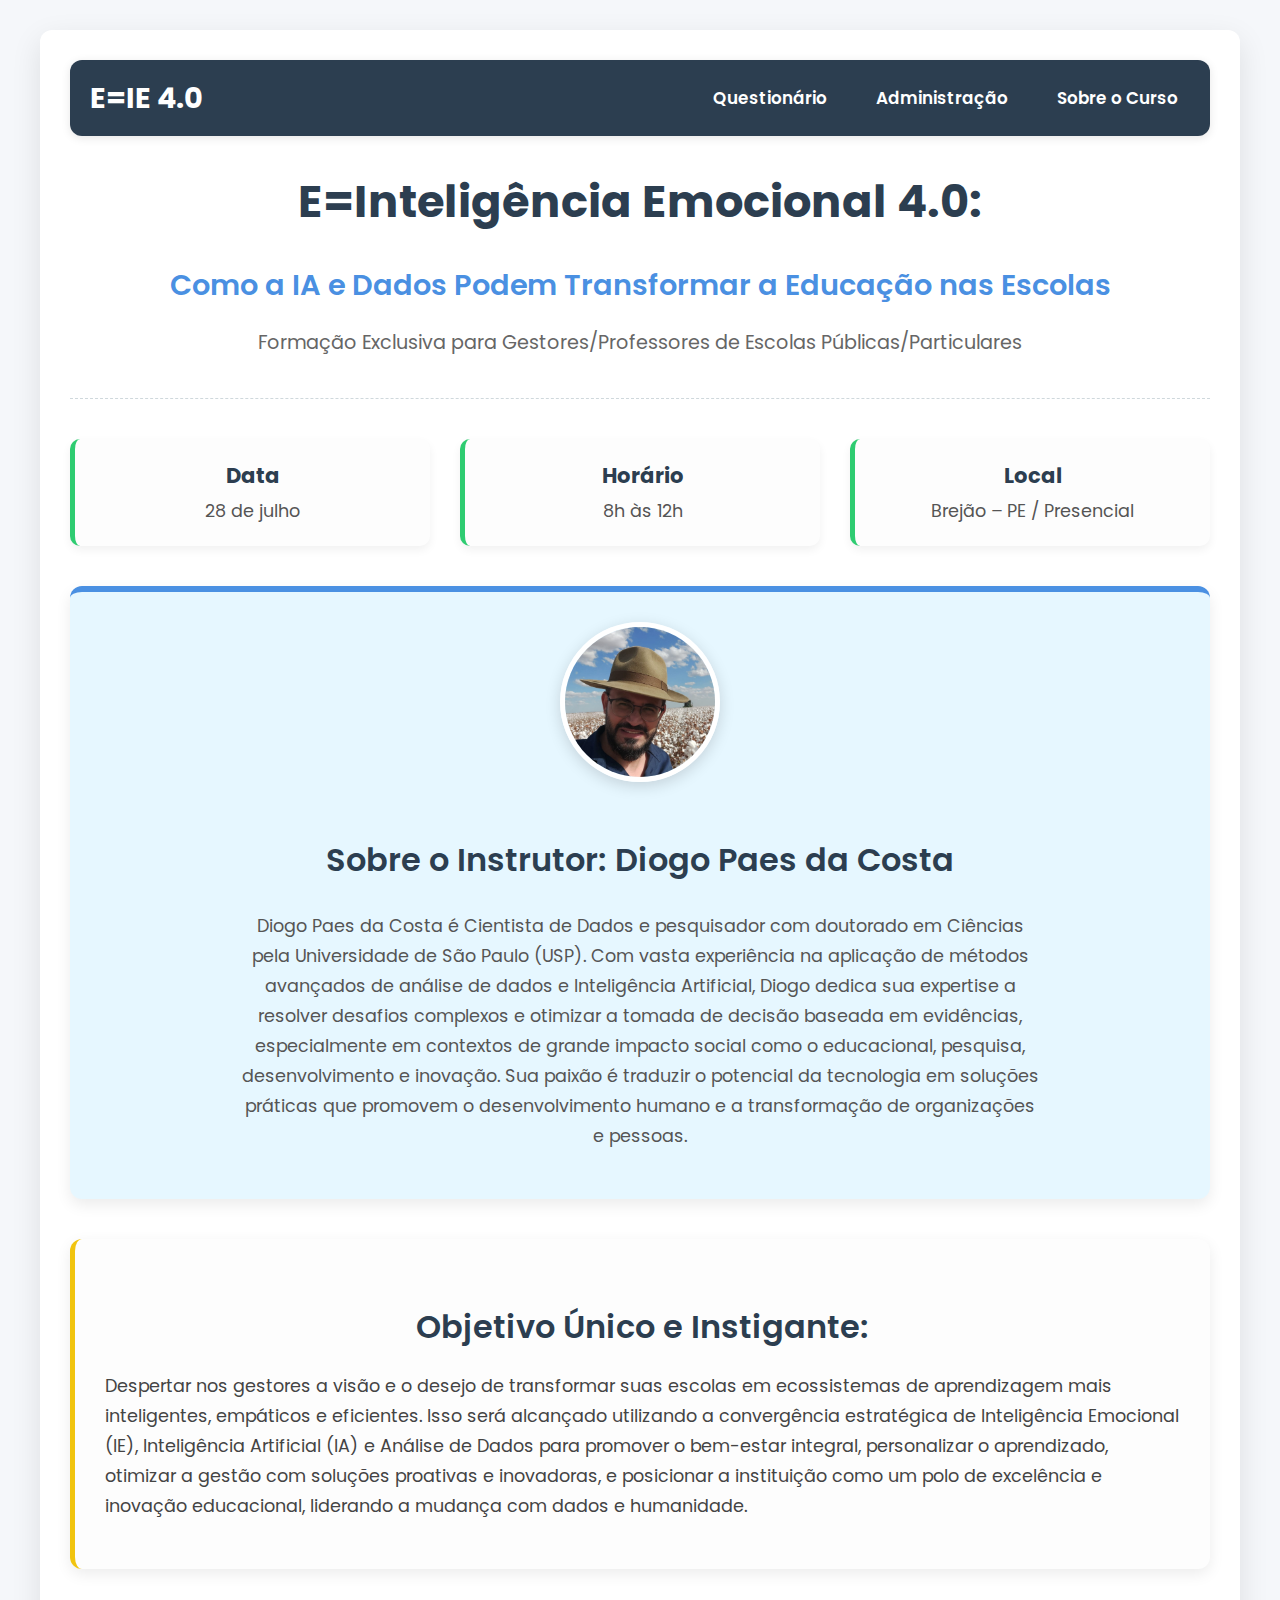
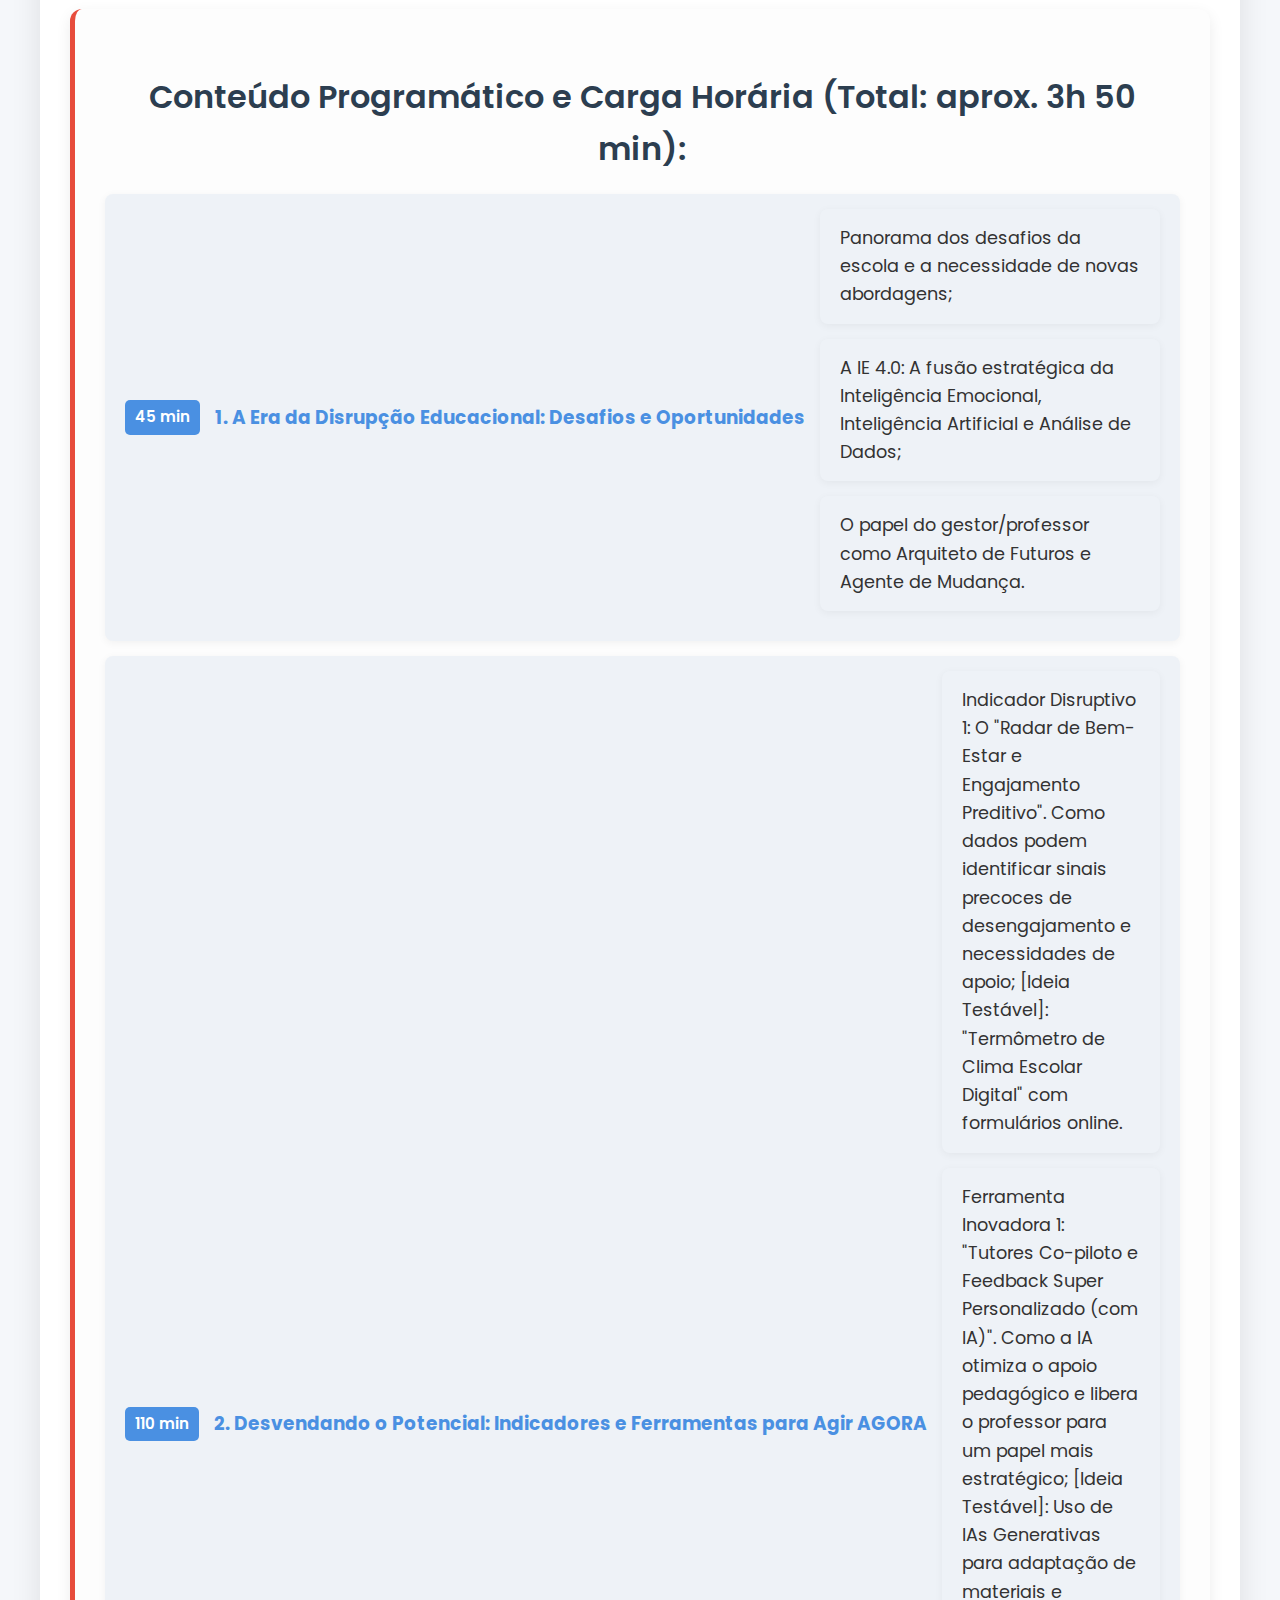
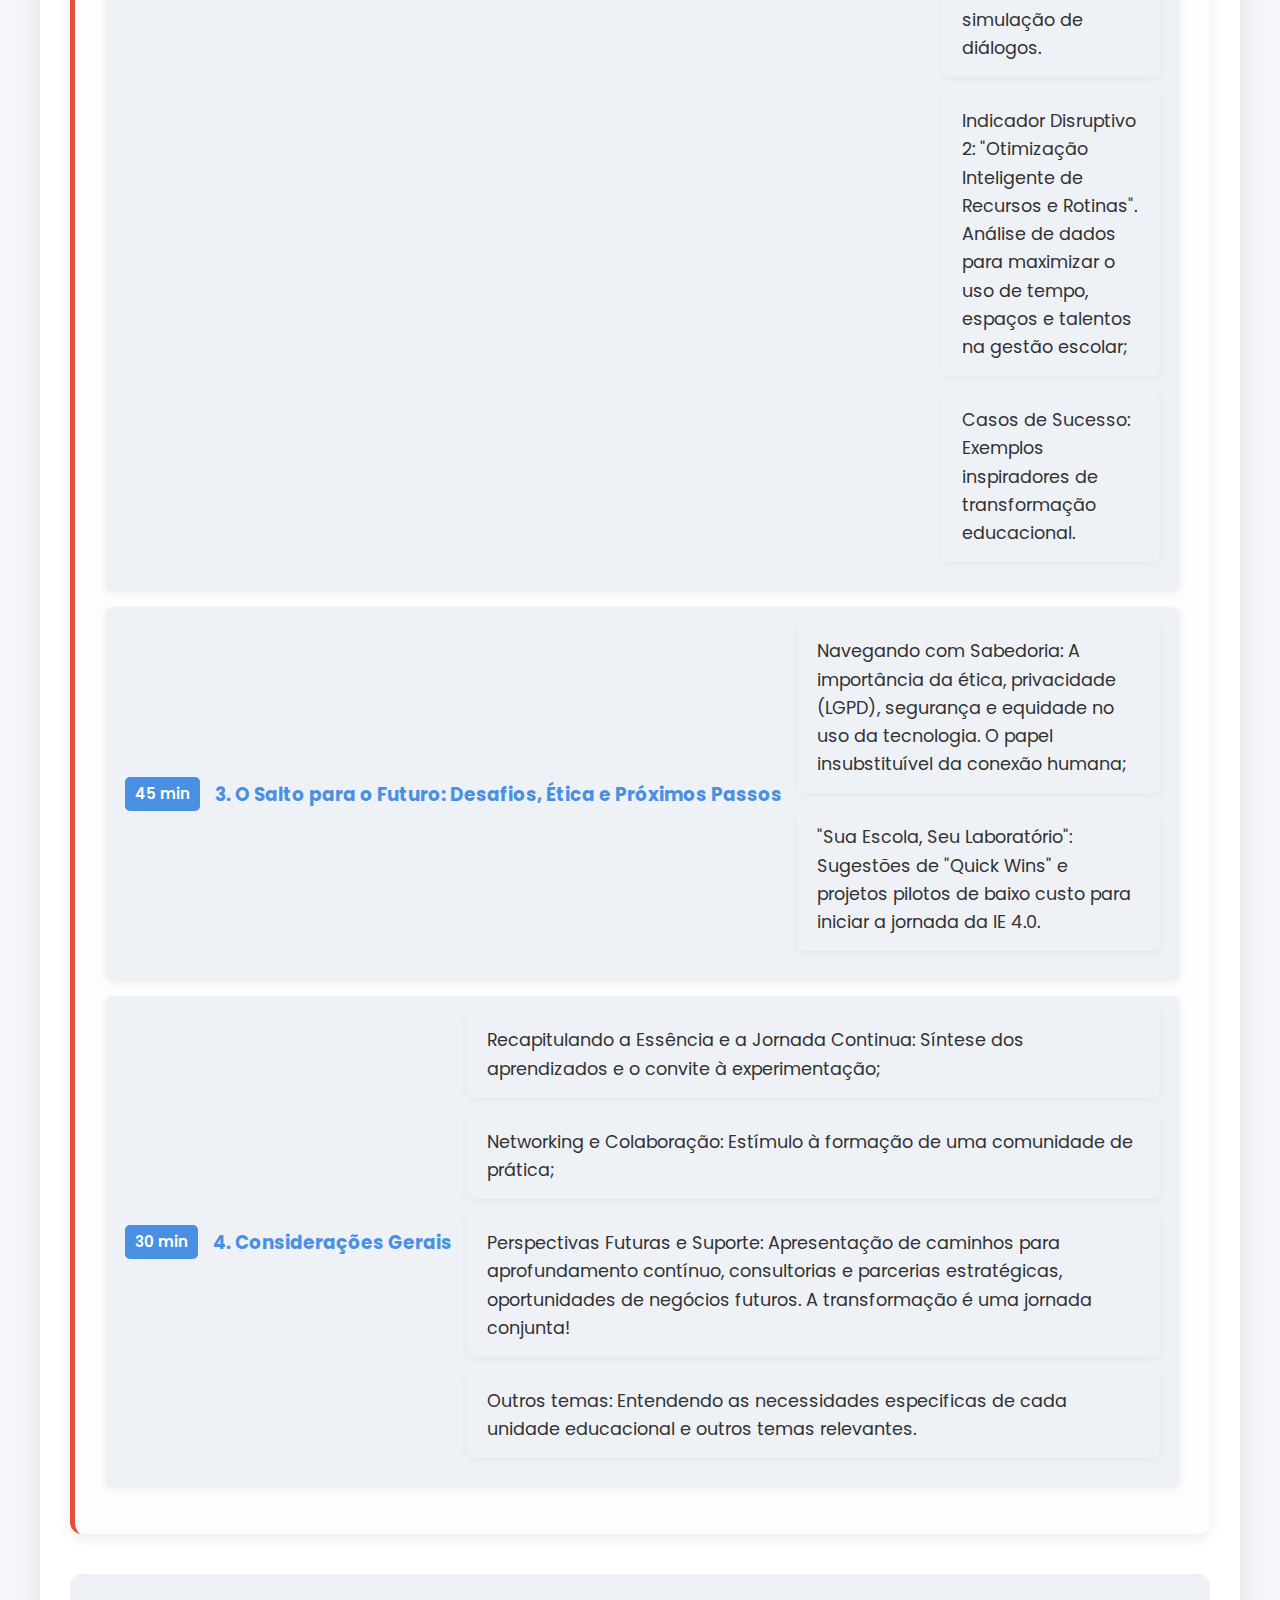
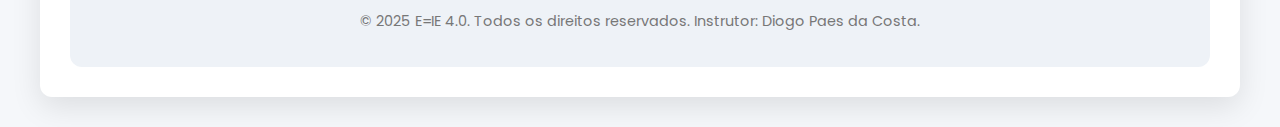
<file: ementa.html>
<!DOCTYPE html>
<html lang="pt-BR">
<head>
    <meta charset="UTF-8">
    <meta name="viewport" content="width=device-width, initial-scale=1.0">
    <title>Ementa do Curso: E=Inteligência Emocional 4.0</title>
    <link href="https://fonts.googleapis.com/css2?family=Poppins:wght@300;400;600;700&display=swap" rel="stylesheet">
    <link rel="stylesheet" href="style.css">
    <style>
        /* Estilos específicos para a página da ementa */
        .course-header {
            text-align: center;
            margin-bottom: 40px;
            padding-bottom: 20px;
            border-bottom: 1px dashed #cfd8dc;
        }
        .course-header h1 {
            color: #2c3e50;
            font-size: 2.8em;
            margin-bottom: 10px;
            font-weight: 700;
        }
        .course-header h2 {
            color: #4a90e2;
            font-size: 1.8em;
            margin-bottom: 20px;
            font-weight: 600;
        }
        .course-details {
            display: flex;
            flex-wrap: wrap;
            justify-content: center;
            gap: 30px;
            margin-bottom: 40px;
        }
        .course-detail-item {
            background-color: #fdfdfd;
            border-radius: 10px;
            padding: 20px;
            box-shadow: 0 4px 10px rgba(0, 0, 0, 0.06);
            flex: 1;
            min-width: 250px;
            max-width: 30%;
            text-align: center;
            font-size: 1.1em;
            color: #555;
            border-left: 5px solid #2ecc71;
        }
        .course-detail-item strong {
            display: block;
            color: #2c3e50;
            margin-bottom: 5px;
            font-size: 1.2em;
        }
        .instructor-section {
            display: flex;
            flex-direction: column;
            align-items: center;
            text-align: center;
            margin-bottom: 40px;
            padding: 30px;
            background-color: #e6f7ff;
            border-radius: 12px;
            box-shadow: 0 6px 15px rgba(0, 0, 0, 0.08);
            border-top: 6px solid #4a90e2;
        }
        .instructor-photo {
            width: 150px;
            height: 150px;
            border-radius: 50%;
            object-fit: cover;
            margin-bottom: 20px;
            border: 5px solid white;
            box-shadow: 0 4px 15px rgba(0, 0, 0, 0.15);
        }
        .instructor-section h3 {
            color: #2c3e50;
            font-size: 2em;
            margin-bottom: 10px;
        }
        .instructor-section p {
            color: #555;
            max-width: 800px;
            line-height: 1.7;
            font-size: 1.1em;
        }
        .objective-section, .program-section {
            background-color: #fdfdfd;
            border-radius: 12px;
            padding: 30px;
            margin-bottom: 40px;
            box-shadow: 0 5px 15px rgba(0, 0, 0, 0.08);
            border-left: 5px solid #f1c40f;
        }
        .program-section {
            border-left: 5px solid #e74c3c;
        }
        .objective-section h3, .program-section h3 {
            color: #2c3e50;
            font-size: 2em;
            margin-bottom: 20px;
            text-align: center;
            font-weight: 600;
        }
        .program-section ul {
            list-style: none;
            padding: 0;
        }
        .program-section li {
            background-color: #eef2f7;
            padding: 15px 20px;
            margin-bottom: 15px;
            border-radius: 8px;
            display: flex;
            align-items: center;
            gap: 15px;
            box-shadow: 0 2px 8px rgba(0, 0, 0, 0.05);
            font-size: 1.05em;
            color: #333;
        }
        .program-section li strong {
            color: #4a90e2;
            font-size: 1.1em;
            flex-shrink: 0;
        }
        .program-section li .time {
            background-color: #4a90e2;
            color: white;
            padding: 5px 10px;
            border-radius: 5px;
            font-weight: 600;
            font-size: 0.9em;
            flex-shrink: 0;
        }
        @media (max-width: 768px) {
            .course-details {
                flex-direction: column;
                align-items: center;
            }
            .course-detail-item {
                max-width: 100%;
            }
        }
    </style>
</head>
<body>
    <div class="container">
        <header>
            <nav class="main-nav">
                <a href="index.html" class="logo">E=IE 4.0</a>
                <ul>
                    <li><a href="questionario.html">Questionário</a></li>
                    <li><a href="administracao.html">Administração</a></li>
                    <li><a href="ementa.html">Sobre o Curso</a></li>
                </ul>
            </nav>
        </header>

        <section class="course-header">
            <h1>E=Inteligência Emocional 4.0:</h1>
            <h2>Como a IA e Dados Podem Transformar a Educação nas Escolas</h2>
            <p style="font-size: 1.2em; color: #666;">Formação Exclusiva para Gestores/Professores de Escolas Públicas/Particulares</p>
        </section>

        <section class="course-details">
            <div class="course-detail-item">
                <strong>Data</strong>
                <span>28 de julho</span>
            </div>
            <div class="course-detail-item">
                <strong>Horário</strong>
                <span>8h às 12h</span>
            </div>
            <div class="course-detail-item">
                <strong>Local</strong>
                <span>Brejão – PE / Presencial</span>
            </div>
        </section>

        <section class="instructor-section">
            <img src="assets/images/diogo-paes.jpg" alt="Foto de Diogo Paes da Costa" class="instructor-photo">
            <h3>Sobre o Instrutor: Diogo Paes da Costa</h3>
            <p>
                Diogo Paes da Costa é Cientista de Dados e pesquisador com doutorado em Ciências pela Universidade de São Paulo (USP).
                Com vasta experiência na aplicação de métodos avançados de análise de dados e Inteligência Artificial, Diogo dedica
                sua expertise a resolver desafios complexos e otimizar a tomada de decisão baseada em evidências, especialmente em
                contextos de grande impacto social como o educacional, pesquisa, desenvolvimento e inovação. Sua paixão é traduzir
                o potencial da tecnologia em soluções práticas que promovem o desenvolvimento humano e a transformação de organizações e pessoas.
            </p>
        </section>

        <section class="objective-section">
            <h3>Objetivo Único e Instigante:</h3>
            <p style="font-size: 1.1em; line-height: 1.7; color: #444;">
                Despertar nos gestores a visão e o desejo de transformar suas escolas em ecossistemas de aprendizagem mais inteligentes, empáticos e eficientes.
                Isso será alcançado utilizando a convergência estratégica de Inteligência Emocional (IE), Inteligência Artificial (IA) e Análise de Dados para
                promover o bem-estar integral, personalizar o aprendizado, otimizar a gestão com soluções proativas e inovadoras, e posicionar a instituição
                como um polo de excelência e inovação educacional, liderando a mudança com dados e humanidade.
            </p>
        </section>

        <section class="program-section">
            <h3>Conteúdo Programático e Carga Horária (Total: aprox. 3h 50 min):</h3>
            <ul>
                <li>
                    <span class="time">45 min</span>
                    <strong>1. A Era da Disrupção Educacional: Desafios e Oportunidades</strong>
                    <ul>
                        <li>Panorama dos desafios da escola e a necessidade de novas abordagens;</li>
                        <li>A IE 4.0: A fusão estratégica da Inteligência Emocional, Inteligência Artificial e Análise de Dados;</li>
                        <li>O papel do gestor/professor como Arquiteto de Futuros e Agente de Mudança.</li>
                    </ul>
                </li>
                <li>
                    <span class="time">110 min</span>
                    <strong>2. Desvendando o Potencial: Indicadores e Ferramentas para Agir AGORA</strong>
                    <ul>
                        <li>Indicador Disruptivo 1: O "Radar de Bem-Estar e Engajamento Preditivo". Como dados podem identificar sinais precoces de desengajamento e necessidades de apoio;
                            [Ideia Testável]: "Termômetro de Clima Escolar Digital" com formulários online.
                        </li>
                        <li>Ferramenta Inovadora 1: "Tutores Co-piloto e Feedback Super Personalizado (com IA)". Como a IA otimiza o apoio pedagógico e libera o professor para um papel mais estratégico;
                            [Ideia Testável]: Uso de IAs Generativas para adaptação de materiais e simulação de diálogos.
                        </li>
                        <li>Indicador Disruptivo 2: "Otimização Inteligente de Recursos e Rotinas". Análise de dados para maximizar o uso de tempo, espaços e talentos na gestão escolar;</li>
                        <li>Casos de Sucesso: Exemplos inspiradores de transformação educacional.</li>
                    </ul>
                </li>
                <li>
                    <span class="time">45 min</span>
                    <strong>3. O Salto para o Futuro: Desafios, Ética e Próximos Passos</strong>
                    <ul>
                        <li>Navegando com Sabedoria: A importância da ética, privacidade (LGPD), segurança e equidade no uso da tecnologia. O papel insubstituível da conexão humana;</li>
                        <li>"Sua Escola, Seu Laboratório": Sugestões de "Quick Wins" e projetos pilotos de baixo custo para iniciar a jornada da IE 4.0.</li>
                    </ul>
                </li>
                <li>
                    <span class="time">30 min</span>
                    <strong>4. Considerações Gerais</strong>
                    <ul>
                        <li>Recapitulando a Essência e a Jornada Continua: Síntese dos aprendizados e o convite à experimentação;</li>
                        <li>Networking e Colaboração: Estímulo à formação de uma comunidade de prática;</li>
                        <li>Perspectivas Futuras e Suporte: Apresentação de caminhos para aprofundamento contínuo, consultorias e parcerias estratégicas, oportunidades de negócios futuros. A transformação é uma jornada conjunta!</li>
                        <li>Outros temas: Entendendo as necessidades especificas de cada unidade educacional e outros temas relevantes.</li>
                    </ul>
                </li>
            </ul>
        </section>

        <footer>
            <p>&copy; 2025 E=IE 4.0. Todos os direitos reservados. Instrutor: Diogo Paes da Costa.</p>
        </footer>
    </div>
</body>
</html>
</file>
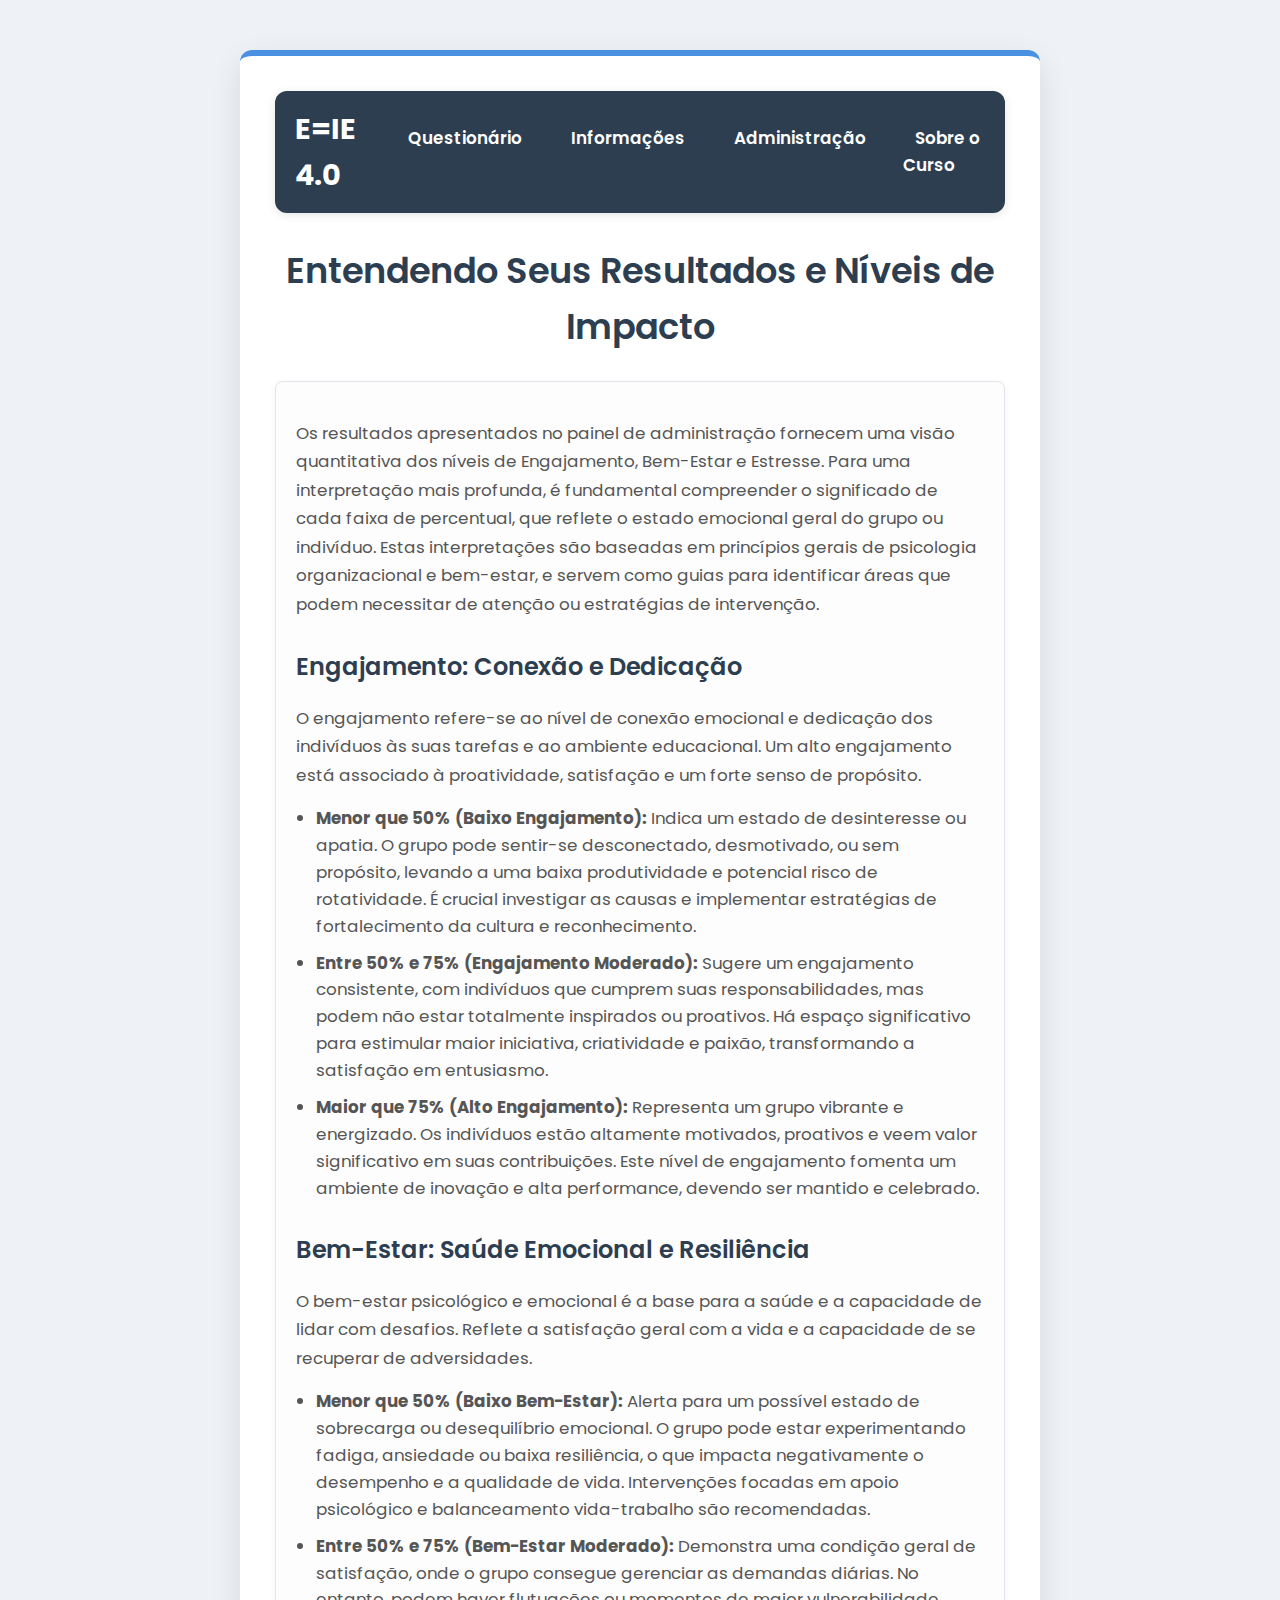
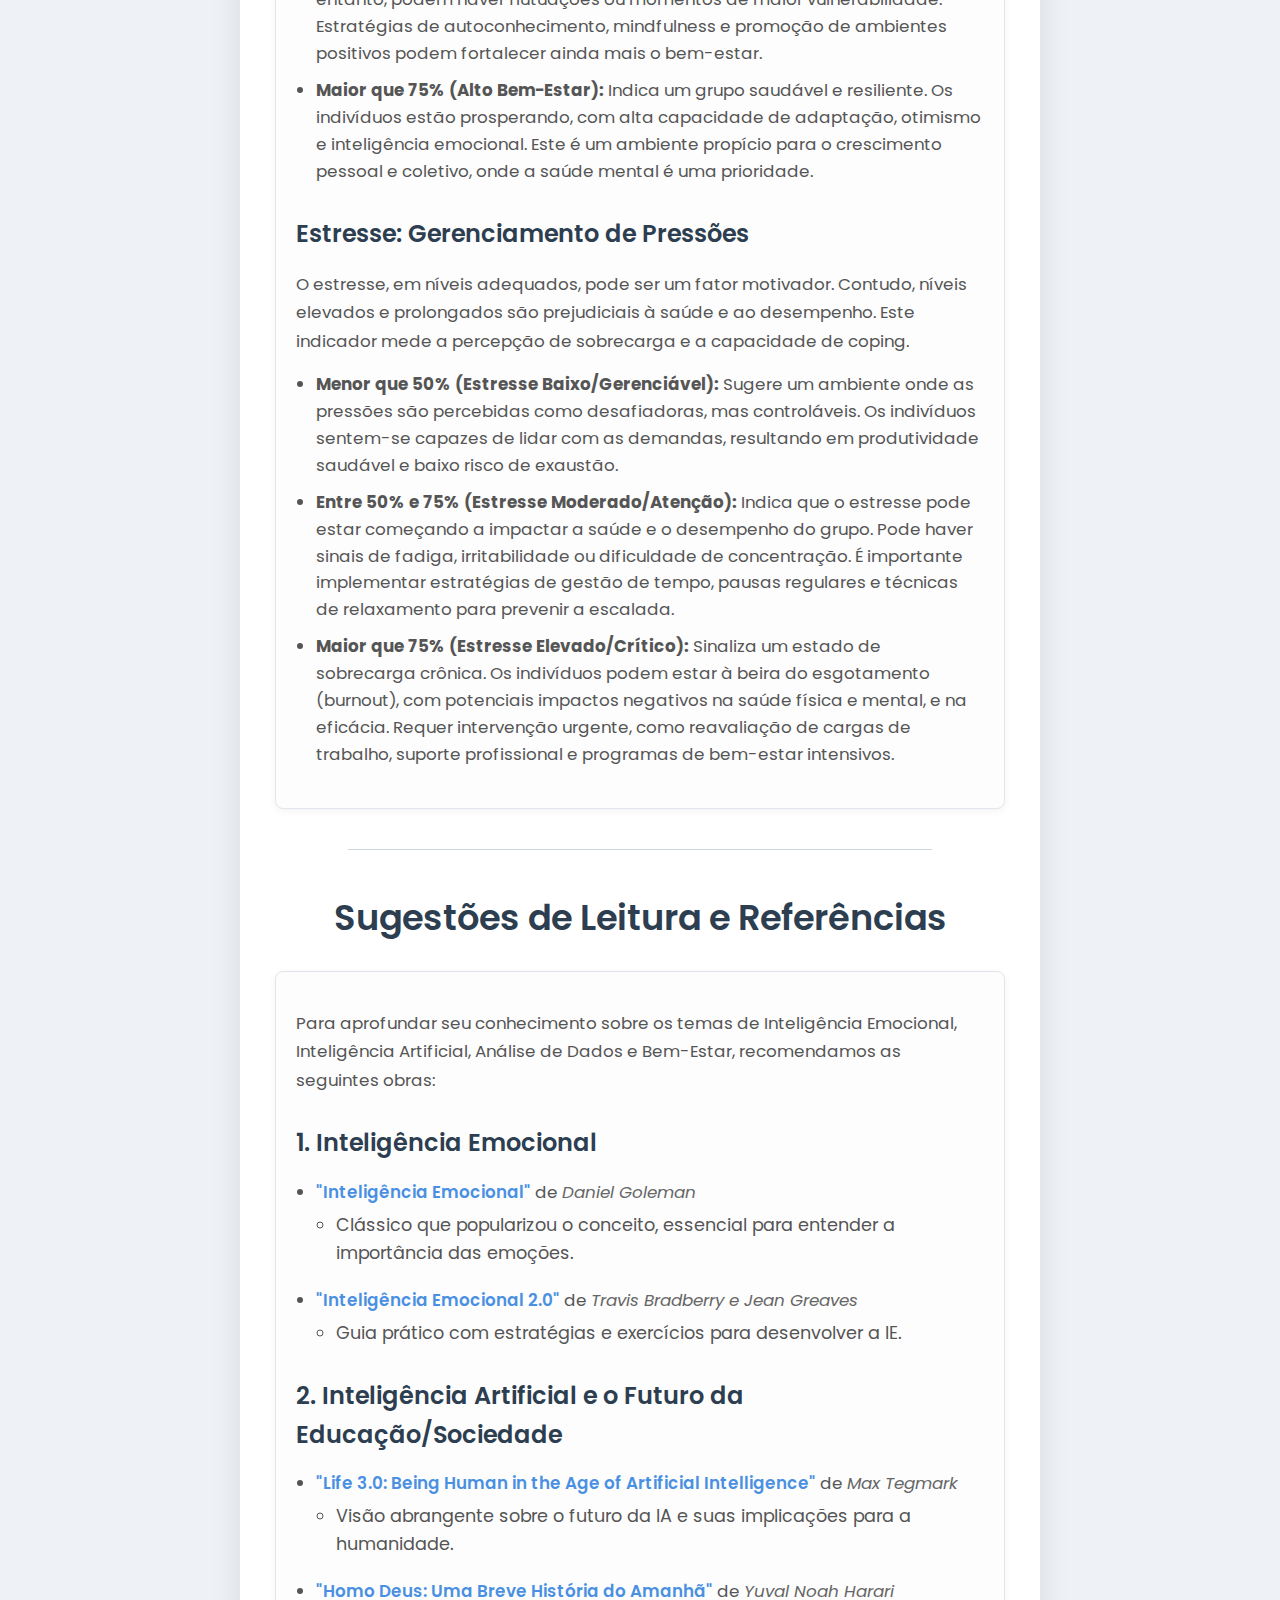
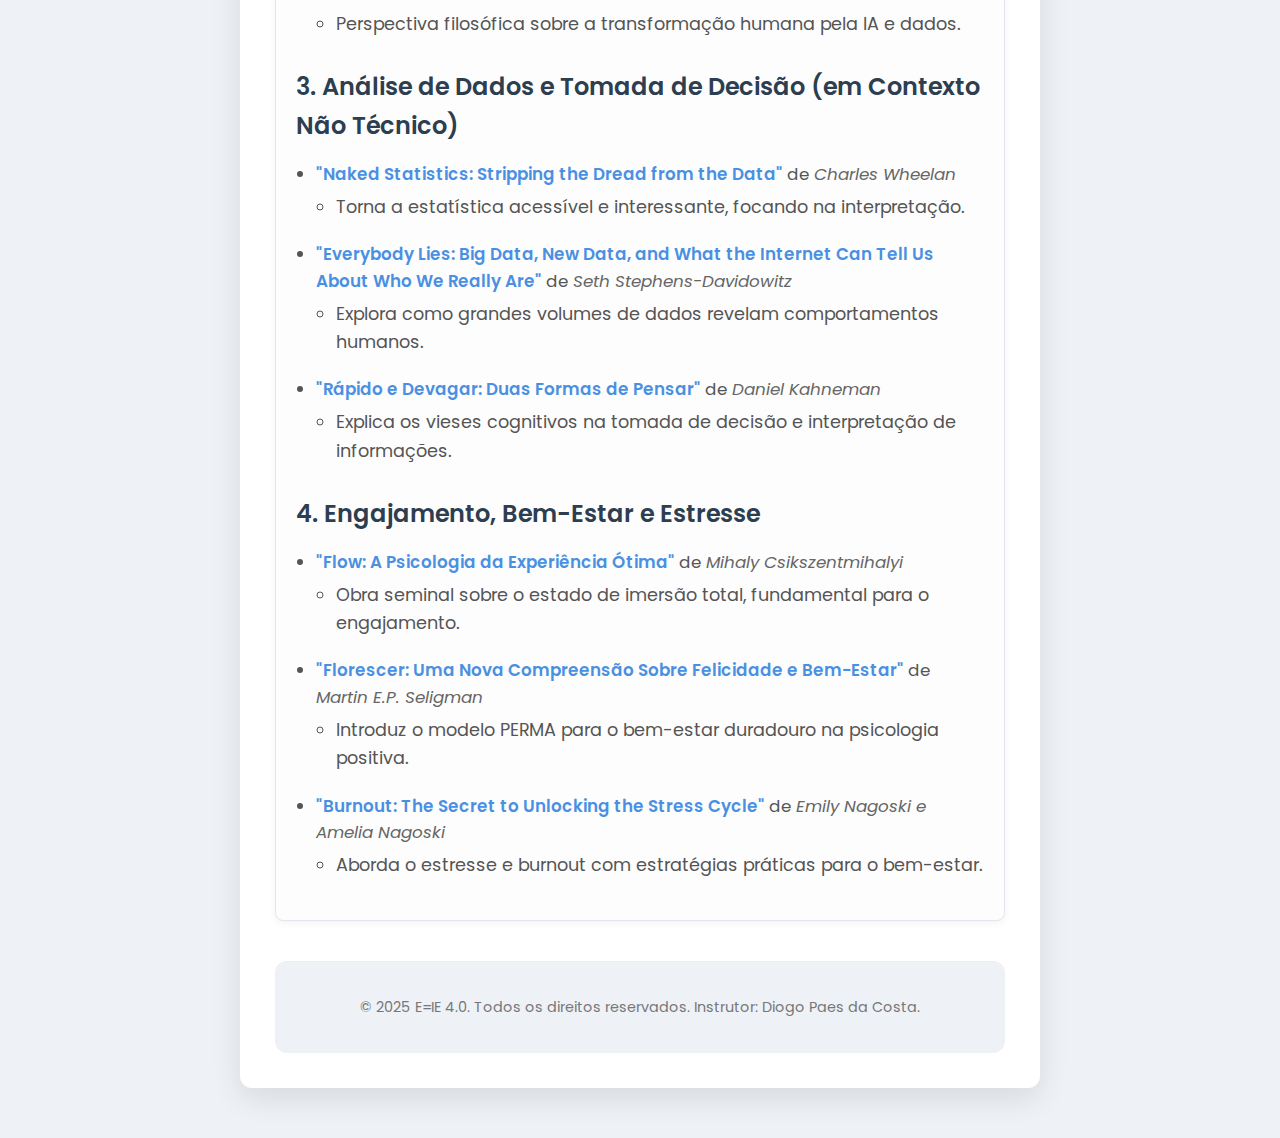
<file: Informacoes.html>
<!DOCTYPE html>
<html lang="pt-BR">
<head>
    <meta charset="UTF-8">
    <meta name="viewport" content="width=device-width, initial-scale=1.0">
    <title>Informações: Níveis de Impacto e Referências</title>
    <link href="https://fonts.googleapis.com/css2?family=Poppins:wght@300;400;600;700&display=swap" rel="stylesheet">
    <link rel="stylesheet" href="style.css"> <!-- Link para o CSS global -->
    <style>
        /* Estilos comuns com questionario.html para o corpo e container */
        body {
            font-family: 'Poppins', sans-serif;
            margin: 0;
            padding: 20px;
            background-color: #eef2f7;
            color: #333;
            line-height: 1.6;
            display: flex;
            justify-content: center;
            align-items: flex-start;
            min-height: 100vh;
            box-sizing: border-box;
        }
        .container {
            max-width: 800px; /* Mantém a largura do questionario.html */
            width: 100%;
            background-color: #ffffff;
            padding: 35px;
            border-radius: 12px;
            box-shadow: 0 10px 30px rgba(0, 0, 0, 0.1);
            border-top: 6px solid #4a90e2; /* Cor similar ao questionario.html */
            box-sizing: border-box;
        }

        /* Estilos para o cabeçalho H1 (replicando o estilo de administracao_content.html) */
        .section-main-title {
            color: #2c3e50;
            text-align: center;
            font-size: 2.2em;
            font-weight: 600;
            margin-top: 0; /* Ajusta margem superior para o título principal da página */
            margin-bottom: 25px;
        }

        /* Estilos para a seção de conteúdo (replicando de administracao_content.html) */
        .content-section {
            padding: 20px; /* padding ajustado para o container menor */
            box-shadow: 0 2px 8px rgba(0, 0, 0, 0.05); /* Sombra mais suave */
            background-color: #fdfdfd; /* Fundo leve para o bloco */
            border-radius: 8px; /* Cantos arredondados */
            border: 1px solid #e0e6eb; /* Borda sutil */
            margin-bottom: 30px; /* Espaço após a seção */
        }
        .content-section h3 {
            color: #2c3e50;
            font-size: 1.5em;
            font-weight: 600;
            margin-top: 30px;
            margin-bottom: 15px;
        }
        .content-section p {
            margin-bottom: 15px;
            color: #555;
            line-height: 1.7;
            font-size: 1.05em;
        }
        .content-section ul {
            list-style: disc; /* Bolinhas para a lista */
            margin-left: 20px;
            padding-left: 0;
            margin-bottom: 20px;
        }
        .content-section ul li {
            margin-bottom: 10px;
            color: #555;
            font-size: 1.05em;
            line-height: 1.6;
        }
        .content-section ul ul { /* Para sub-listas de livros */
            list-style: circle; /* Círculos para sub-listas */
            margin-left: 20px;
            margin-top: 5px;
        }
        .content-section ul ul li {
            margin-bottom: 5px;
        }
        .book-title {
            font-weight: 600;
            color: #4a90e2; /* Cor azul para o título do livro */
        }
        .author-name {
            font-style: italic;
            color: #666;
        }

        /* Estilo para o separador */
        .separator {
            border: none;
            border-top: 1px solid #cfd8dc;
            margin: 40px auto;
            width: 80%;
        }

    </style>
</head>
<body>
    <div class="container">
        <header>
            <nav class="main-nav">
                <a href="index.html" class="logo">E=IE 4.0</a>
                <ul>
                    <li><a href="questionario.html">Questionário</a></li>
                    <li><a href="informacoes.html">Informações</a></li> <!-- NOVO LINK AQUI -->
                    <li><a href="administracao.html">Administração</a></li>
                    <li><a href="ementa.html">Sobre o Curso</a></li>
                </ul>
            </nav>
        </header>

        <h1 class="section-main-title">Entendendo Seus Resultados e Níveis de Impacto</h1>
        
        <div class="content-section">
            <p>Os resultados apresentados no painel de administração fornecem uma visão quantitativa dos níveis de Engajamento, Bem-Estar e Estresse. Para uma interpretação mais profunda, é fundamental compreender o significado de cada faixa de percentual, que reflete o estado emocional geral do grupo ou indivíduo. Estas interpretações são baseadas em princípios gerais de psicologia organizacional e bem-estar, e servem como guias para identificar áreas que podem necessitar de atenção ou estratégias de intervenção.</p>

            <h3>Engajamento: Conexão e Dedicação</h3>
            <p>O engajamento refere-se ao nível de conexão emocional e dedicação dos indivíduos às suas tarefas e ao ambiente educacional. Um alto engajamento está associado à proatividade, satisfação e um forte senso de propósito.</p>
            <ul>
                <li><strong>Menor que 50% (Baixo Engajamento):</strong> Indica um estado de desinteresse ou apatia. O grupo pode sentir-se desconectado, desmotivado, ou sem propósito, levando a uma baixa produtividade e potencial risco de rotatividade. É crucial investigar as causas e implementar estratégias de fortalecimento da cultura e reconhecimento.</li>
                <li><strong>Entre 50% e 75% (Engajamento Moderado):</strong> Sugere um engajamento consistente, com indivíduos que cumprem suas responsabilidades, mas podem não estar totalmente inspirados ou proativos. Há espaço significativo para estimular maior iniciativa, criatividade e paixão, transformando a satisfação em entusiasmo.</li>
                <li><strong>Maior que 75% (Alto Engajamento):</strong> Representa um grupo vibrante e energizado. Os indivíduos estão altamente motivados, proativos e veem valor significativo em suas contribuições. Este nível de engajamento fomenta um ambiente de inovação e alta performance, devendo ser mantido e celebrado.</li>
            </ul>

            <h3>Bem-Estar: Saúde Emocional e Resiliência</h3>
            <p>O bem-estar psicológico e emocional é a base para a saúde e a capacidade de lidar com desafios. Reflete a satisfação geral com a vida e a capacidade de se recuperar de adversidades.</p>
            <ul>
                <li><strong>Menor que 50% (Baixo Bem-Estar):</strong> Alerta para um possível estado de sobrecarga ou desequilíbrio emocional. O grupo pode estar experimentando fadiga, ansiedade ou baixa resiliência, o que impacta negativamente o desempenho e a qualidade de vida. Intervenções focadas em apoio psicológico e balanceamento vida-trabalho são recomendadas.</li>
                <li><strong>Entre 50% e 75% (Bem-Estar Moderado):</strong> Demonstra uma condição geral de satisfação, onde o grupo consegue gerenciar as demandas diárias. No entanto, podem haver flutuações ou momentos de maior vulnerabilidade. Estratégias de autoconhecimento, mindfulness e promoção de ambientes positivos podem fortalecer ainda mais o bem-estar.</li>
                <li><strong>Maior que 75% (Alto Bem-Estar):</strong> Indica um grupo saudável e resiliente. Os indivíduos estão prosperando, com alta capacidade de adaptação, otimismo e inteligência emocional. Este é um ambiente propício para o crescimento pessoal e coletivo, onde a saúde mental é uma prioridade.</li>
            </ul>

            <h3>Estresse: Gerenciamento de Pressões</h3>
            <p>O estresse, em níveis adequados, pode ser um fator motivador. Contudo, níveis elevados e prolongados são prejudiciais à saúde e ao desempenho. Este indicador mede a percepção de sobrecarga e a capacidade de coping.</p>
            <ul>
                <li><strong>Menor que 50% (Estresse Baixo/Gerenciável):</strong> Sugere um ambiente onde as pressões são percebidas como desafiadoras, mas controláveis. Os indivíduos sentem-se capazes de lidar com as demandas, resultando em produtividade saudável e baixo risco de exaustão.</li>
                <li><strong>Entre 50% e 75% (Estresse Moderado/Atenção):</strong> Indica que o estresse pode estar começando a impactar a saúde e o desempenho do grupo. Pode haver sinais de fadiga, irritabilidade ou dificuldade de concentração. É importante implementar estratégias de gestão de tempo, pausas regulares e técnicas de relaxamento para prevenir a escalada.</li>
                <li><strong>Maior que 75% (Estresse Elevado/Crítico):</strong> Sinaliza um estado de sobrecarga crônica. Os indivíduos podem estar à beira do esgotamento (burnout), com potenciais impactos negativos na saúde física e mental, e na eficácia. Requer intervenção urgente, como reavaliação de cargas de trabalho, suporte profissional e programas de bem-estar intensivos.</li>
            </ul>
        </div>

        <hr class="separator"> <!-- Linha separadora -->

        <h1 class="section-main-title">Sugestões de Leitura e Referências</h1>

        <div class="content-section">
            <p>Para aprofundar seu conhecimento sobre os temas de Inteligência Emocional, Inteligência Artificial, Análise de Dados e Bem-Estar, recomendamos as seguintes obras:</p>

            <h3>1. Inteligência Emocional</h3>
            <ul>
                <li><span class="book-title">"Inteligência Emocional"</span> de <span class="author-name">Daniel Goleman</span>
                    <ul><li>Clássico que popularizou o conceito, essencial para entender a importância das emoções.</li></ul>
                </li>
                <li><span class="book-title">"Inteligência Emocional 2.0"</span> de <span class="author-name">Travis Bradberry e Jean Greaves</span>
                    <ul><li>Guia prático com estratégias e exercícios para desenvolver a IE.</li></ul>
                </li>
            </ul>

            <h3>2. Inteligência Artificial e o Futuro da Educação/Sociedade</h3>
            <ul>
                <li><span class="book-title">"Life 3.0: Being Human in the Age of Artificial Intelligence"</span> de <span class="author-name">Max Tegmark</span>
                    <ul><li>Visão abrangente sobre o futuro da IA e suas implicações para a humanidade.</li></ul>
                </li>
                <li><span class="book-title">"Homo Deus: Uma Breve História do Amanhã"</span> de <span class="author-name">Yuval Noah Harari</span>
                    <ul><li>Perspectiva filosófica sobre a transformação humana pela IA e dados.</li></ul>
                </li>
            </ul>

            <h3>3. Análise de Dados e Tomada de Decisão (em Contexto Não Técnico)</h3>
            <ul>
                <li><span class="book-title">"Naked Statistics: Stripping the Dread from the Data"</span> de <span class="author-name">Charles Wheelan</span>
                    <ul><li>Torna a estatística acessível e interessante, focando na interpretação.</li></ul>
                </li>
                <li><span class="book-title">"Everybody Lies: Big Data, New Data, and What the Internet Can Tell Us About Who We Really Are"</span> de <span class="author-name">Seth Stephens-Davidowitz</span>
                    <ul><li>Explora como grandes volumes de dados revelam comportamentos humanos.</li></ul>
                </li>
                <li><span class="book-title">"Rápido e Devagar: Duas Formas de Pensar"</span> de <span class="author-name">Daniel Kahneman</span>
                    <ul><li>Explica os vieses cognitivos na tomada de decisão e interpretação de informações.</li></ul>
                </li>
            </ul>

            <h3>4. Engajamento, Bem-Estar e Estresse</h3>
            <ul>
                <li><span class="book-title">"Flow: A Psicologia da Experiência Ótima"</span> de <span class="author-name">Mihaly Csikszentmihalyi</span>
                    <ul><li>Obra seminal sobre o estado de imersão total, fundamental para o engajamento.</li></ul>
                </li>
                <li><span class="book-title">"Florescer: Uma Nova Compreensão Sobre Felicidade e Bem-Estar"</span> de <span class="author-name">Martin E.P. Seligman</span>
                    <ul><li>Introduz o modelo PERMA para o bem-estar duradouro na psicologia positiva.</li></ul>
                </li>
                <li><span class="book-title">"Burnout: The Secret to Unlocking the Stress Cycle"</span> de <span class="author-name">Emily Nagoski e Amelia Nagoski</span>
                    <ul><li>Aborda o estresse e burnout com estratégias práticas para o bem-estar.</li></ul>
                </li>
            </ul>
        </div>
        
        <footer>
            <p>&copy; 2025 E=IE 4.0. Todos os direitos reservados. Instrutor: Diogo Paes da Costa.</p>
        </footer>
    </div>
</body>
</html>
</file>
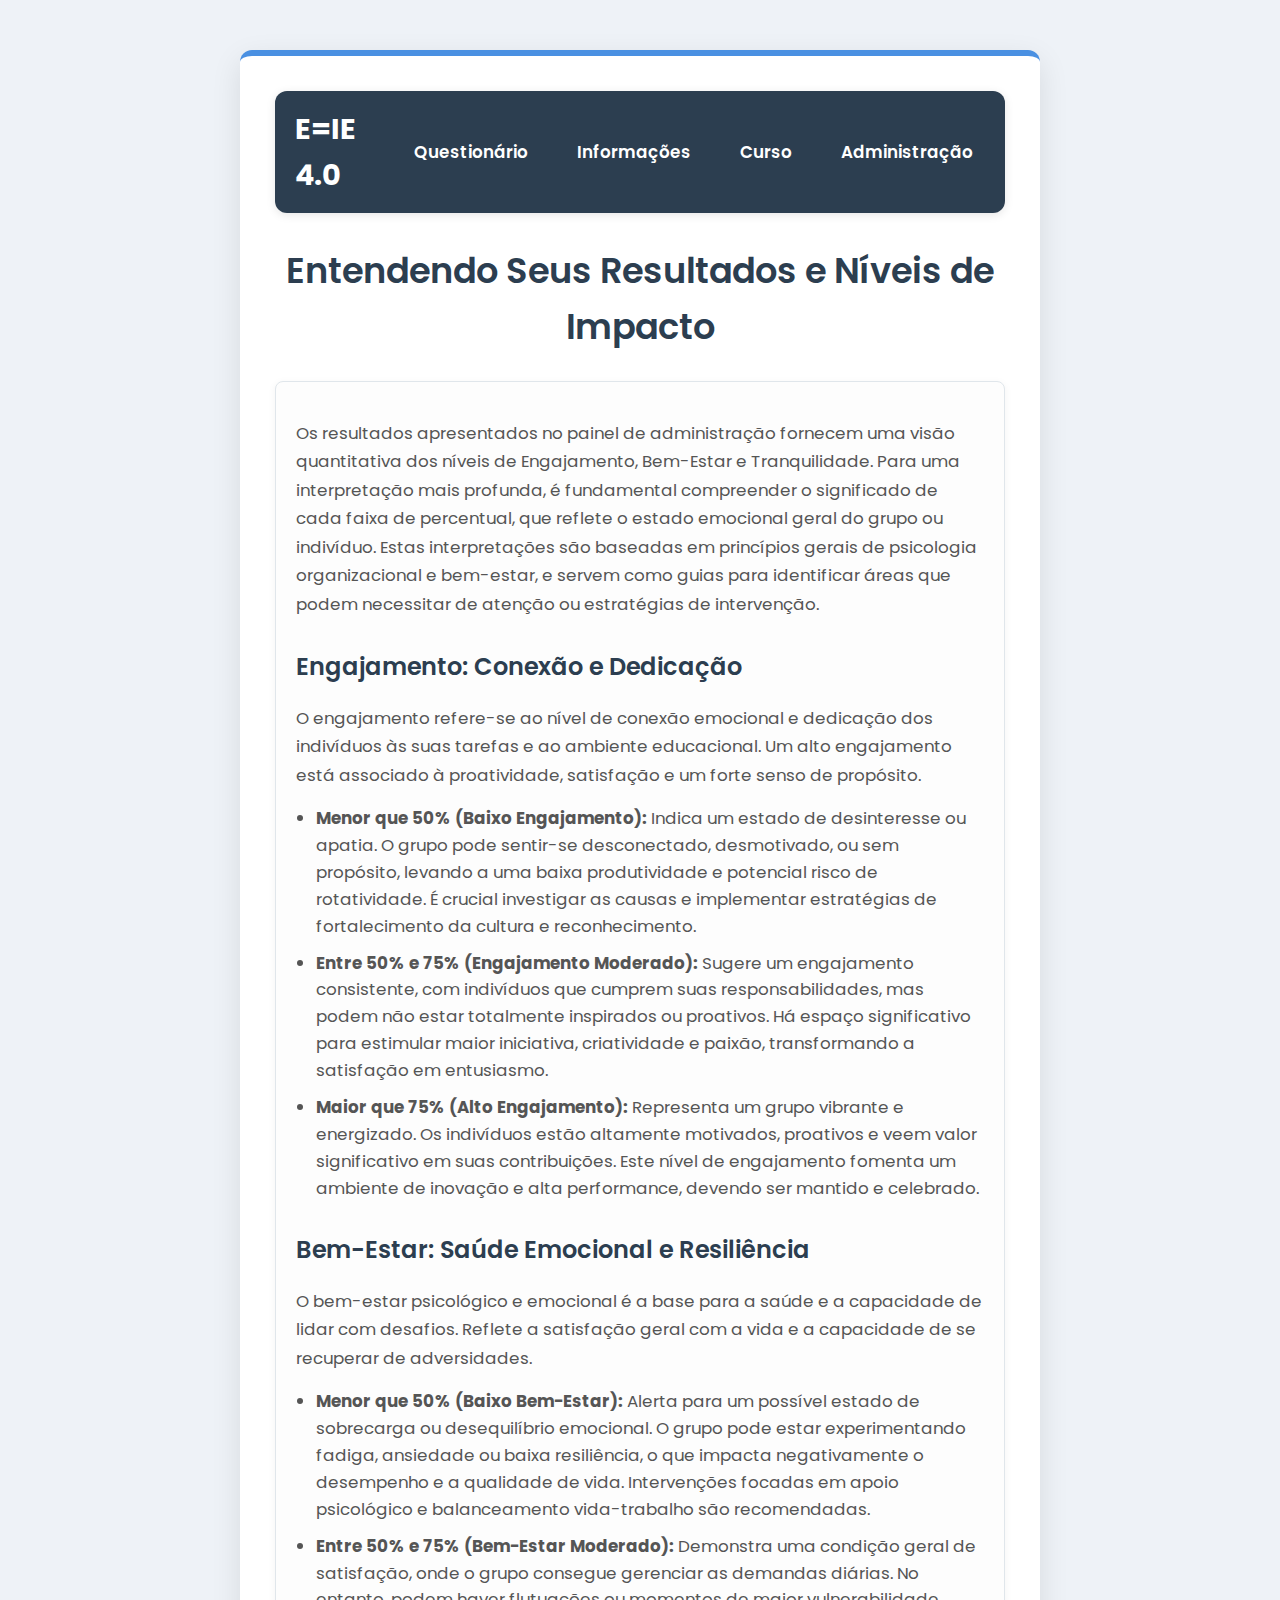
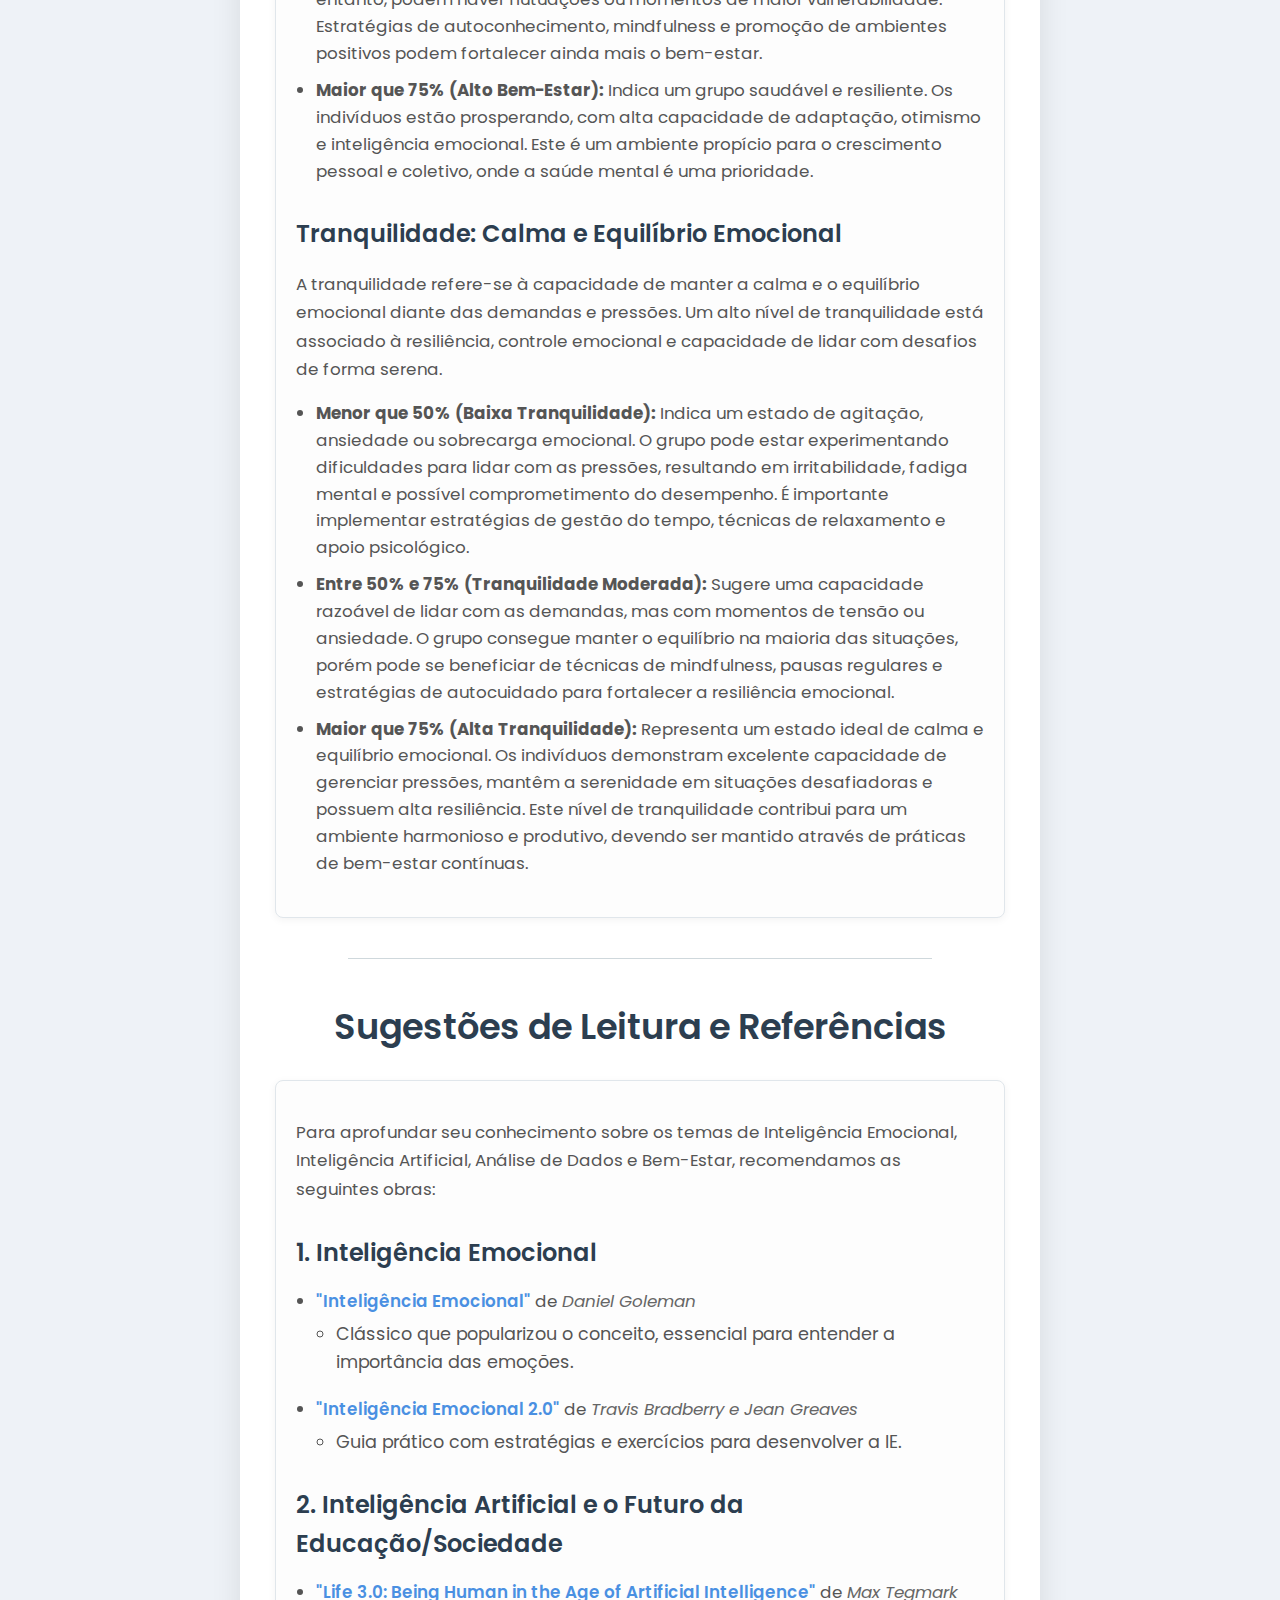
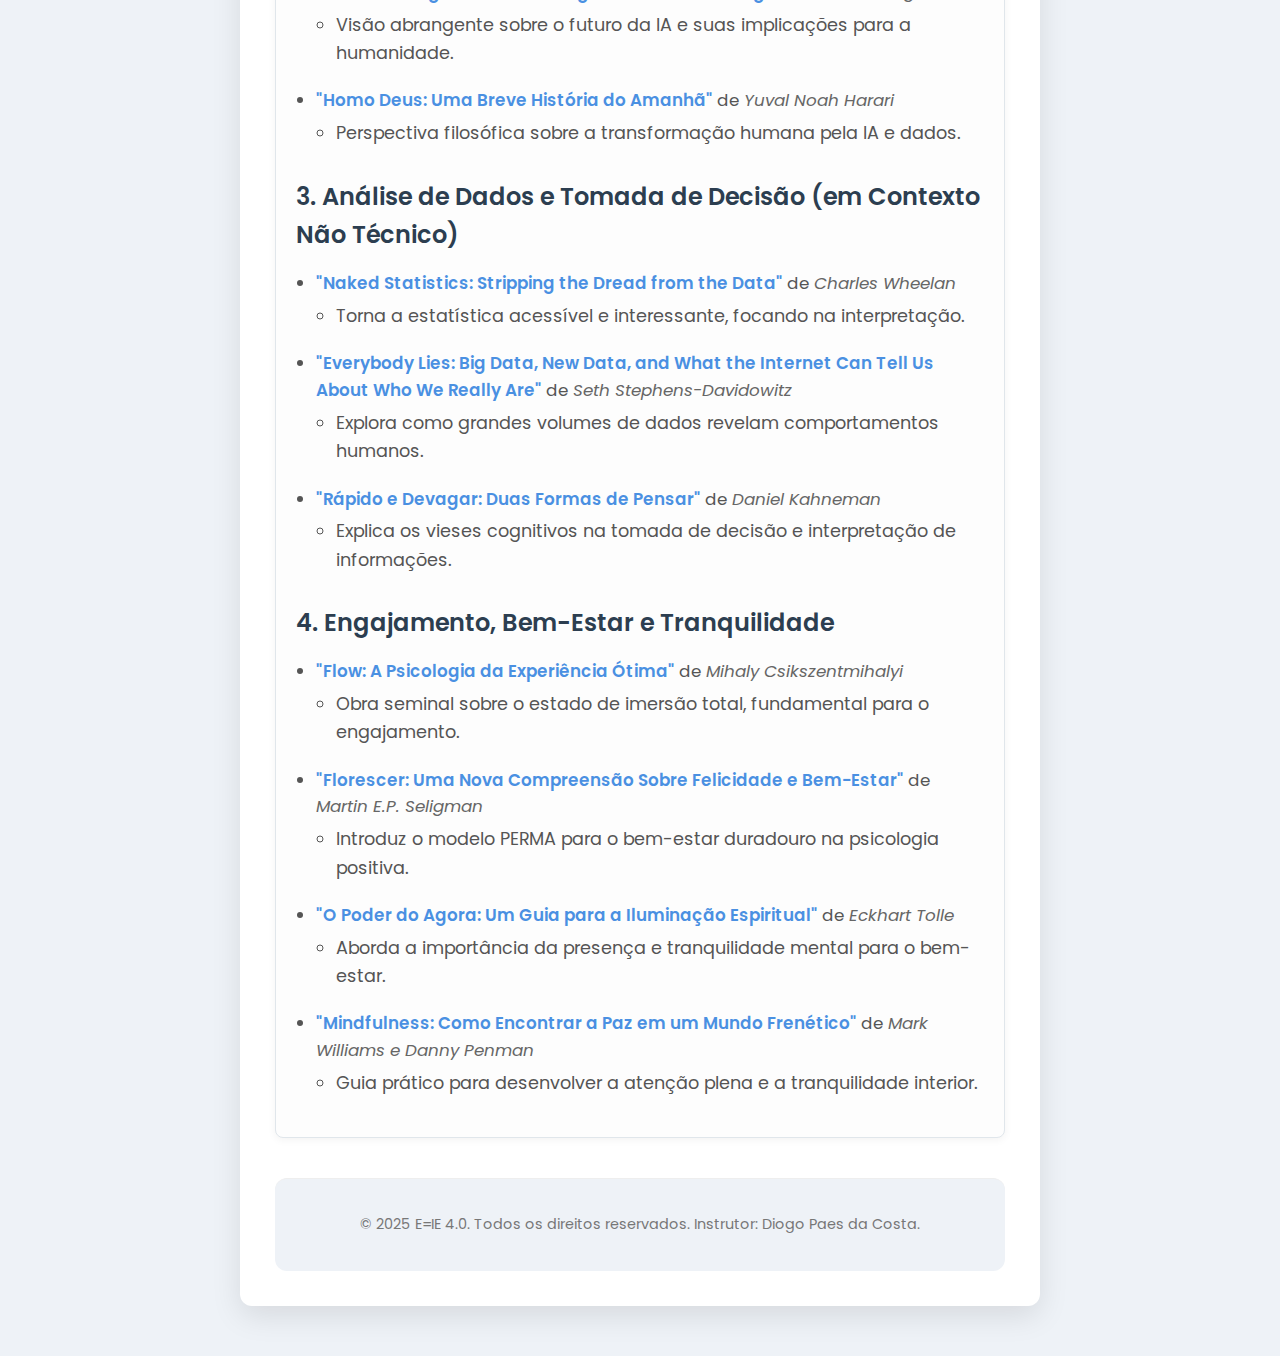
<file: informacoes.html>
<!DOCTYPE html>
<html lang="pt-BR">
<head>
    <meta charset="UTF-8">
    <meta name="viewport" content="width=device-width, initial-scale=1.0">
    <title>Informações: Níveis de Impacto e Referências</title>
    <link href="https://fonts.googleapis.com/css2?family=Poppins:wght@300;400;600;700&display=swap" rel="stylesheet">
    <link rel="stylesheet" href="style.css"> <!-- Link para o CSS global -->
    <style>
        /* Estilos comuns com questionario.html para o corpo e container */
        body {
            font-family: 'Poppins', sans-serif;
            margin: 0;
            padding: 20px;
            background-color: #eef2f7;
            color: #333;
            line-height: 1.6;
            display: flex;
            justify-content: center;
            align-items: flex-start;
            min-height: 100vh;
            box-sizing: border-box;
        }
        .container {
            max-width: 800px; /* Mantém a largura do questionario.html */
            width: 100%;
            background-color: #ffffff;
            padding: 35px;
            border-radius: 12px;
            box-shadow: 0 10px 30px rgba(0, 0, 0, 0.1);
            border-top: 6px solid #4a90e2; /* Cor similar ao questionario.html */
            box-sizing: border-box;
        }

        /* Estilos para o cabeçalho H1 (replicando o estilo de administracao_content.html) */
        .section-main-title {
            color: #2c3e50;
            text-align: center;
            font-size: 2.2em;
            font-weight: 600;
            margin-top: 0; /* Ajusta margem superior para o título principal da página */
            margin-bottom: 25px;
        }

        /* Estilos para a seção de conteúdo (replicando de administracao_content.html) */
        .content-section {
            padding: 20px; /* padding ajustado para o container menor */
            box-shadow: 0 2px 8px rgba(0, 0, 0, 0.05); /* Sombra mais suave */
            background-color: #fdfdfd; /* Fundo leve para o bloco */
            border-radius: 8px; /* Cantos arredondados */
            border: 1px solid #e0e6eb; /* Borda sutil */
            margin-bottom: 30px; /* Espaço após a seção */
        }
        .content-section h3 {
            color: #2c3e50;
            font-size: 1.5em;
            font-weight: 600;
            margin-top: 30px;
            margin-bottom: 15px;
        }
        .content-section p {
            margin-bottom: 15px;
            color: #555;
            line-height: 1.7;
            font-size: 1.05em;
        }
        .content-section ul {
            list-style: disc; /* Bolinhas para a lista */
            margin-left: 20px;
            padding-left: 0;
            margin-bottom: 20px;
        }
        .content-section ul li {
            margin-bottom: 10px;
            color: #555;
            font-size: 1.05em;
            line-height: 1.6;
        }
        .content-section ul ul { /* Para sub-listas de livros */
            list-style: circle; /* Círculos para sub-listas */
            margin-left: 20px;
            margin-top: 5px;
        }
        .content-section ul ul li {
            margin-bottom: 5px;
        }
        .book-title {
            font-weight: 600;
            color: #4a90e2; /* Cor azul para o título do livro */
        }
        .author-name {
            font-style: italic;
            color: #666;
        }

        /* Estilo para o separador */
        .separator {
            border: none;
            border-top: 1px solid #cfd8dc;
            margin: 40px auto;
            width: 80%;
        }

    </style>
</head>
<body>
    <div class="container">
        <header>
            <nav class="main-nav">
                <a href="index.html" class="logo">E=IE 4.0</a>
                <ul>
                    <li><a href="questionario.html">Questionário</a></li>
                    <li><a href="informacoes.html">Informações</a></li>
                    <li><a href="ementa.html">Curso</a></li>
                    <li><a href="administracao.html">Administração</a></li>
                </ul>
            </nav>
        </header>

        <h1 class="section-main-title">Entendendo Seus Resultados e Níveis de Impacto</h1>
        
        <div class="content-section">
            <p>Os resultados apresentados no painel de administração fornecem uma visão quantitativa dos níveis de Engajamento, Bem-Estar e Tranquilidade. Para uma interpretação mais profunda, é fundamental compreender o significado de cada faixa de percentual, que reflete o estado emocional geral do grupo ou indivíduo. Estas interpretações são baseadas em princípios gerais de psicologia organizacional e bem-estar, e servem como guias para identificar áreas que podem necessitar de atenção ou estratégias de intervenção.</p>

            <h3>Engajamento: Conexão e Dedicação</h3>
            <p>O engajamento refere-se ao nível de conexão emocional e dedicação dos indivíduos às suas tarefas e ao ambiente educacional. Um alto engajamento está associado à proatividade, satisfação e um forte senso de propósito.</p>
            <ul>
                <li><strong>Menor que 50% (Baixo Engajamento):</strong> Indica um estado de desinteresse ou apatia. O grupo pode sentir-se desconectado, desmotivado, ou sem propósito, levando a uma baixa produtividade e potencial risco de rotatividade. É crucial investigar as causas e implementar estratégias de fortalecimento da cultura e reconhecimento.</li>
                <li><strong>Entre 50% e 75% (Engajamento Moderado):</strong> Sugere um engajamento consistente, com indivíduos que cumprem suas responsabilidades, mas podem não estar totalmente inspirados ou proativos. Há espaço significativo para estimular maior iniciativa, criatividade e paixão, transformando a satisfação em entusiasmo.</li>
                <li><strong>Maior que 75% (Alto Engajamento):</strong> Representa um grupo vibrante e energizado. Os indivíduos estão altamente motivados, proativos e veem valor significativo em suas contribuições. Este nível de engajamento fomenta um ambiente de inovação e alta performance, devendo ser mantido e celebrado.</li>
            </ul>

            <h3>Bem-Estar: Saúde Emocional e Resiliência</h3>
            <p>O bem-estar psicológico e emocional é a base para a saúde e a capacidade de lidar com desafios. Reflete a satisfação geral com a vida e a capacidade de se recuperar de adversidades.</p>
            <ul>
                <li><strong>Menor que 50% (Baixo Bem-Estar):</strong> Alerta para um possível estado de sobrecarga ou desequilíbrio emocional. O grupo pode estar experimentando fadiga, ansiedade ou baixa resiliência, o que impacta negativamente o desempenho e a qualidade de vida. Intervenções focadas em apoio psicológico e balanceamento vida-trabalho são recomendadas.</li>
                <li><strong>Entre 50% e 75% (Bem-Estar Moderado):</strong> Demonstra uma condição geral de satisfação, onde o grupo consegue gerenciar as demandas diárias. No entanto, podem haver flutuações ou momentos de maior vulnerabilidade. Estratégias de autoconhecimento, mindfulness e promoção de ambientes positivos podem fortalecer ainda mais o bem-estar.</li>
                <li><strong>Maior que 75% (Alto Bem-Estar):</strong> Indica um grupo saudável e resiliente. Os indivíduos estão prosperando, com alta capacidade de adaptação, otimismo e inteligência emocional. Este é um ambiente propício para o crescimento pessoal e coletivo, onde a saúde mental é uma prioridade.</li>
            </ul>

            <h3>Tranquilidade: Calma e Equilíbrio Emocional</h3>
            <p>A tranquilidade refere-se à capacidade de manter a calma e o equilíbrio emocional diante das demandas e pressões. Um alto nível de tranquilidade está associado à resiliência, controle emocional e capacidade de lidar com desafios de forma serena.</p>
            <ul>
                <li><strong>Menor que 50% (Baixa Tranquilidade):</strong> Indica um estado de agitação, ansiedade ou sobrecarga emocional. O grupo pode estar experimentando dificuldades para lidar com as pressões, resultando em irritabilidade, fadiga mental e possível comprometimento do desempenho. É importante implementar estratégias de gestão do tempo, técnicas de relaxamento e apoio psicológico.</li>
                <li><strong>Entre 50% e 75% (Tranquilidade Moderada):</strong> Sugere uma capacidade razoável de lidar com as demandas, mas com momentos de tensão ou ansiedade. O grupo consegue manter o equilíbrio na maioria das situações, porém pode se beneficiar de técnicas de mindfulness, pausas regulares e estratégias de autocuidado para fortalecer a resiliência emocional.</li>
                <li><strong>Maior que 75% (Alta Tranquilidade):</strong> Representa um estado ideal de calma e equilíbrio emocional. Os indivíduos demonstram excelente capacidade de gerenciar pressões, mantêm a serenidade em situações desafiadoras e possuem alta resiliência. Este nível de tranquilidade contribui para um ambiente harmonioso e produtivo, devendo ser mantido através de práticas de bem-estar contínuas.</li>
            </ul>
        </div>

        <hr class="separator"> <!-- Linha separadora -->

        <h1 class="section-main-title">Sugestões de Leitura e Referências</h1>

        <div class="content-section">
            <p>Para aprofundar seu conhecimento sobre os temas de Inteligência Emocional, Inteligência Artificial, Análise de Dados e Bem-Estar, recomendamos as seguintes obras:</p>

            <h3>1. Inteligência Emocional</h3>
            <ul>
                <li><span class="book-title">"Inteligência Emocional"</span> de <span class="author-name">Daniel Goleman</span>
                    <ul><li>Clássico que popularizou o conceito, essencial para entender a importância das emoções.</li></ul>
                </li>
                <li><span class="book-title">"Inteligência Emocional 2.0"</span> de <span class="author-name">Travis Bradberry e Jean Greaves</span>
                    <ul><li>Guia prático com estratégias e exercícios para desenvolver a IE.</li></ul>
                </li>
            </ul>

            <h3>2. Inteligência Artificial e o Futuro da Educação/Sociedade</h3>
            <ul>
                <li><span class="book-title">"Life 3.0: Being Human in the Age of Artificial Intelligence"</span> de <span class="author-name">Max Tegmark</span>
                    <ul><li>Visão abrangente sobre o futuro da IA e suas implicações para a humanidade.</li></ul>
                </li>
                <li><span class="book-title">"Homo Deus: Uma Breve História do Amanhã"</span> de <span class="author-name">Yuval Noah Harari</span>
                    <ul><li>Perspectiva filosófica sobre a transformação humana pela IA e dados.</li></ul>
                </li>
            </ul>

            <h3>3. Análise de Dados e Tomada de Decisão (em Contexto Não Técnico)</h3>
            <ul>
                <li><span class="book-title">"Naked Statistics: Stripping the Dread from the Data"</span> de <span class="author-name">Charles Wheelan</span>
                    <ul><li>Torna a estatística acessível e interessante, focando na interpretação.</li></ul>
                </li>
                <li><span class="book-title">"Everybody Lies: Big Data, New Data, and What the Internet Can Tell Us About Who We Really Are"</span> de <span class="author-name">Seth Stephens-Davidowitz</span>
                    <ul><li>Explora como grandes volumes de dados revelam comportamentos humanos.</li></ul>
                </li>
                <li><span class="book-title">"Rápido e Devagar: Duas Formas de Pensar"</span> de <span class="author-name">Daniel Kahneman</span>
                    <ul><li>Explica os vieses cognitivos na tomada de decisão e interpretação de informações.</li></ul>
                </li>
            </ul>

            <h3>4. Engajamento, Bem-Estar e Tranquilidade</h3>
            <ul>
                <li><span class="book-title">"Flow: A Psicologia da Experiência Ótima"</span> de <span class="author-name">Mihaly Csikszentmihalyi</span>
                    <ul><li>Obra seminal sobre o estado de imersão total, fundamental para o engajamento.</li></ul>
                </li>
                <li><span class="book-title">"Florescer: Uma Nova Compreensão Sobre Felicidade e Bem-Estar"</span> de <span class="author-name">Martin E.P. Seligman</span>
                    <ul><li>Introduz o modelo PERMA para o bem-estar duradouro na psicologia positiva.</li></ul>
                </li>
                <li><span class="book-title">"O Poder do Agora: Um Guia para a Iluminação Espiritual"</span> de <span class="author-name">Eckhart Tolle</span>
                    <ul><li>Aborda a importância da presença e tranquilidade mental para o bem-estar.</li></ul>
                </li>
                <li><span class="book-title">"Mindfulness: Como Encontrar a Paz em um Mundo Frenético"</span> de <span class="author-name">Mark Williams e Danny Penman</span>
                    <ul><li>Guia prático para desenvolver a atenção plena e a tranquilidade interior.</li></ul>
                </li>
            </ul>
        </div>
        
        <footer>
            <p>&copy; 2025 E=IE 4.0. Todos os direitos reservados. Instrutor: Diogo Paes da Costa.</p>
        </footer>
    </div>
</body>
</html>
</file>
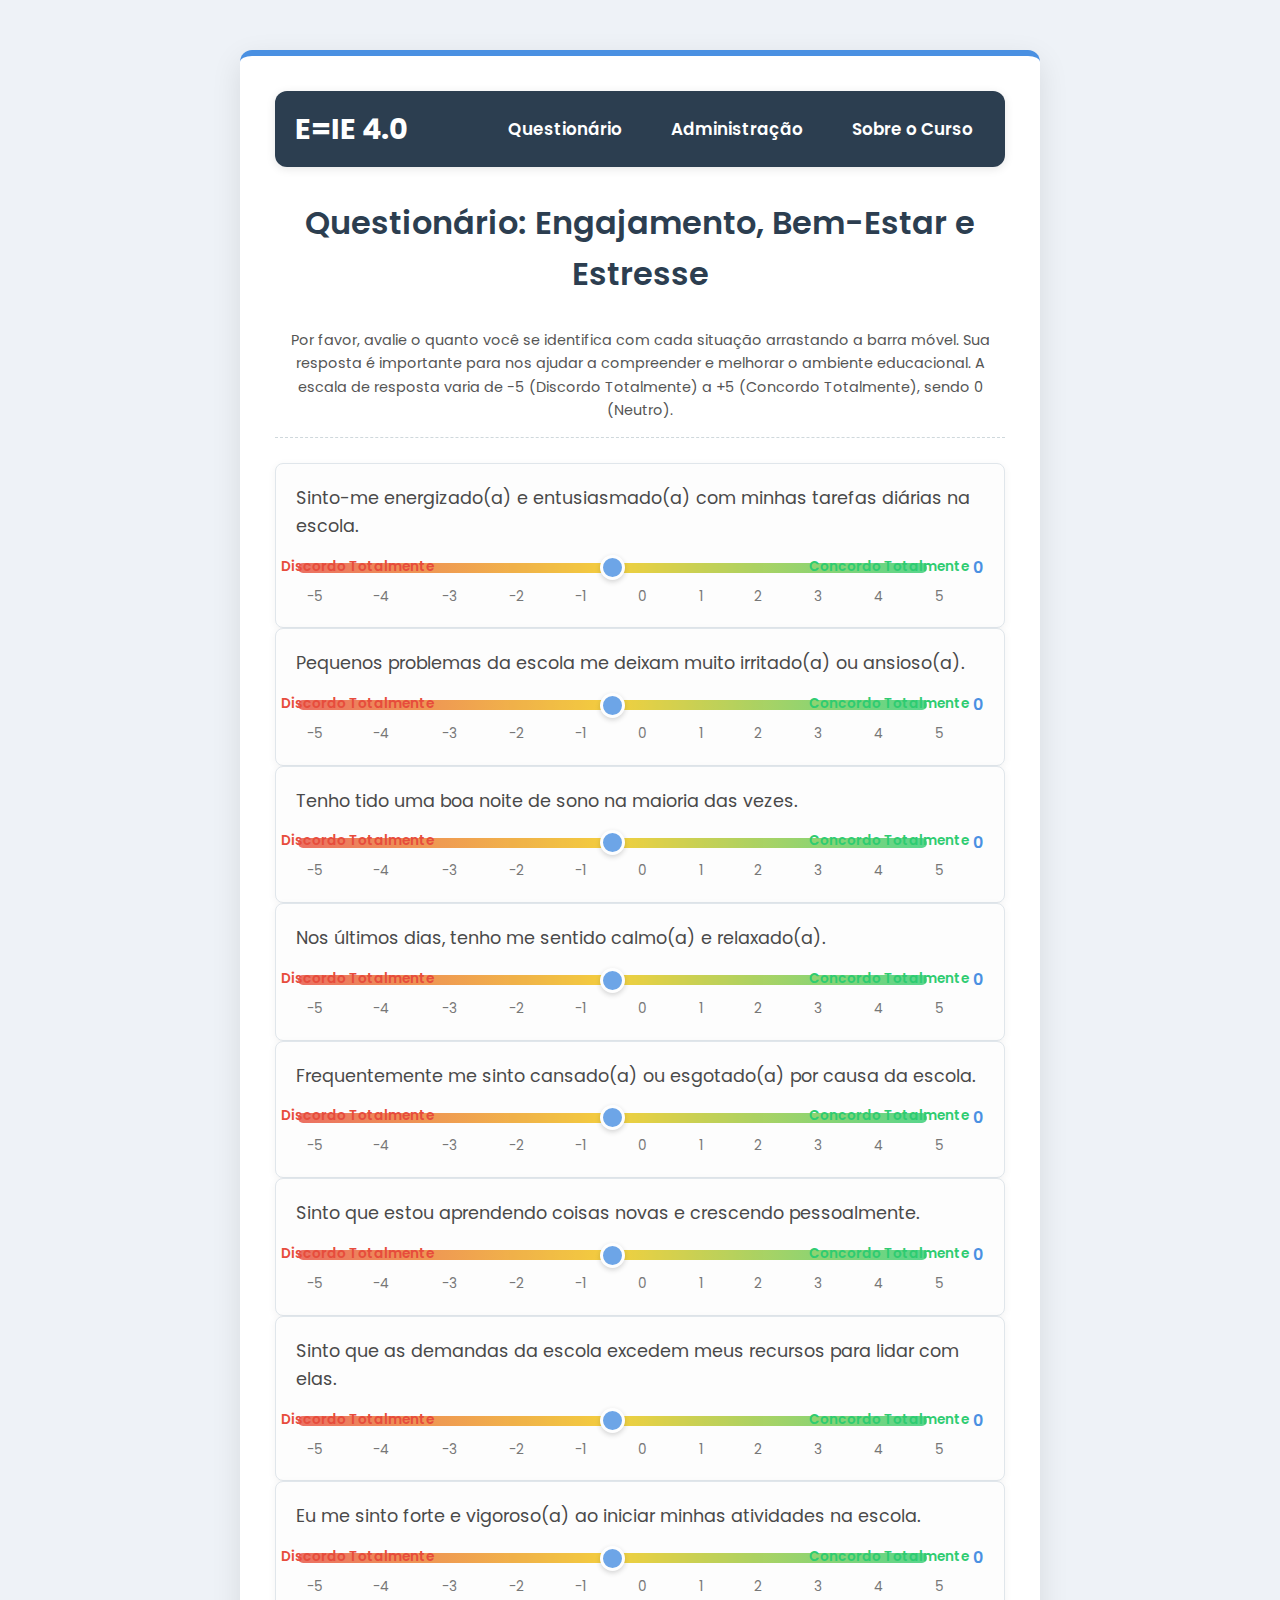
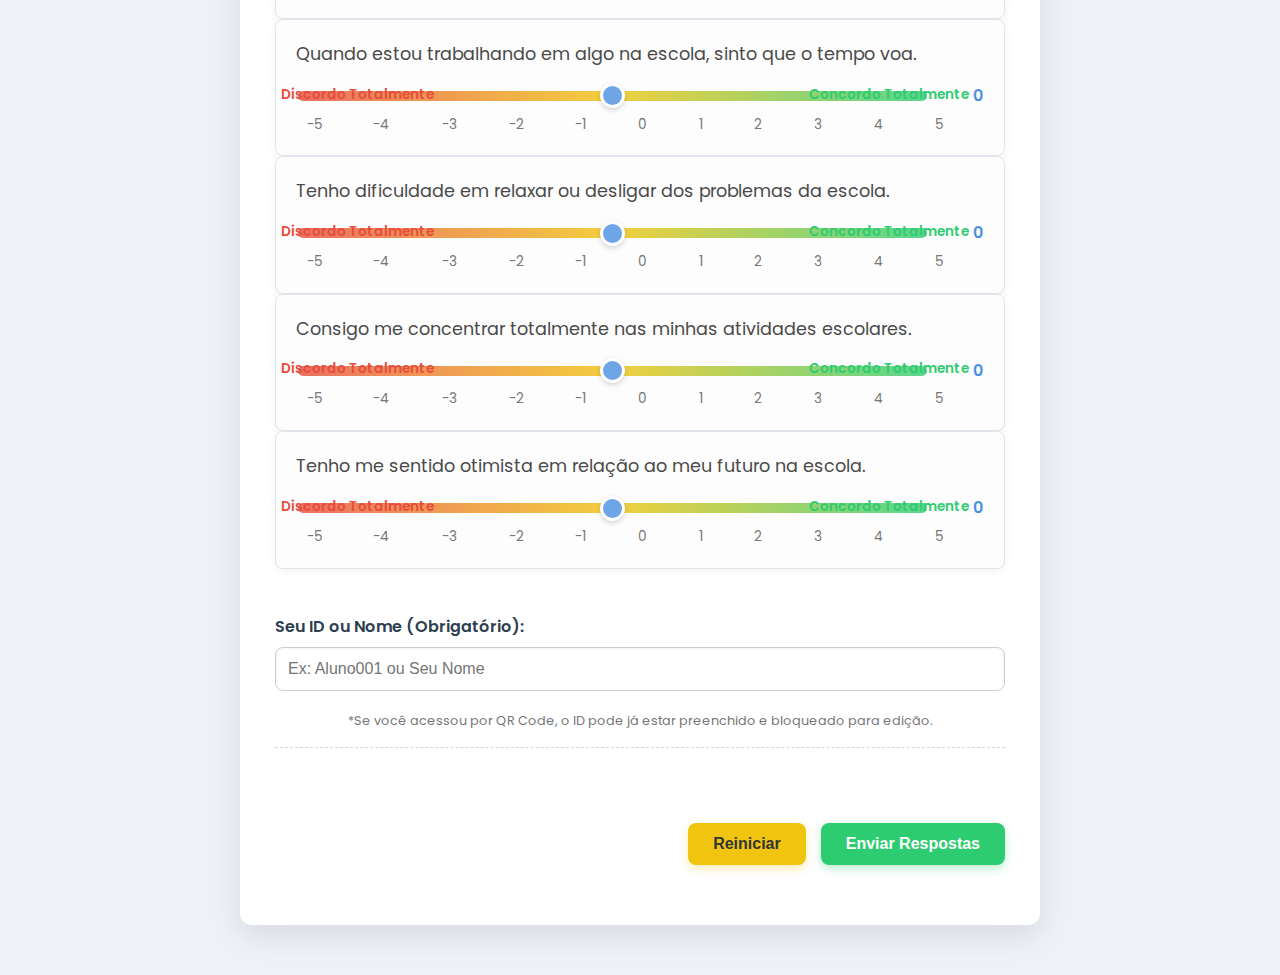
<file: questionario.html>
<!DOCTYPE html>
<html lang="pt-BR">
<head>
    <meta charset="UTF-8">
    <meta name="viewport" content="width=device-width, initial-scale=1.0">
    <title>Questionário: Engajamento, Bem-Estar e Estresse</title>
    <link href="https://fonts.googleapis.com/css2?family=Poppins:wght@300;400;600;700&display=swap" rel="stylesheet">
    <link rel="stylesheet" href="style.css"> <!-- Link para o CSS global -->
    <style>
        body {
            font-family: 'Poppins', sans-serif;
            margin: 0;
            padding: 20px;
            background-color: #eef2f7;
            color: #333;
            line-height: 1.6;
            display: flex;
            justify-content: center;
            align-items: flex-start;
            min-height: 100vh;
            box-sizing: border-box;
        }
        .container {
            max-width: 800px;
            width: 100%;
            background-color: #ffffff;
            padding: 35px;
            border-radius: 12px;
            box-shadow: 0 10px 30px rgba(0, 0, 0, 0.1);
            border-top: 6px solid #4a90e2;
            box-sizing: border-box;
        }
        h1 {
            color: #2c3e50;
            text-align: center;
            margin-bottom: 30px;
            font-size: 2em;
            font-weight: 600;
        }
        .info-header {
            font-size: 0.9em;
            color: #555;
            text-align: center;
            margin-bottom: 25px;
            padding-bottom: 15px;
            border-bottom: 1px dashed #cfd8dc;
        }
        #questionario-form {
            display: flex;
            flex-direction: column;
            gap: 25px;
        }
        .question-item {
            background-color: #fdfdfd;
            padding: 20px;
            border-radius: 8px;
            border: 1px solid #e0e6eb;
            box-shadow: 0 2px 8px rgba(0, 0, 0, 0.05);
        }
        .question-item p {
            margin-top: 0;
            margin-bottom: 15px;
            font-size: 1.1em;
            font-weight: 400;
            color: #4a4a4a;
        }
        .slider-wrapper {
            position: relative;
            margin-top: 10px;
        }
        .slider-container {
            display: flex;
            align-items: center;
            gap: 15px;
        }
        .slider {
            -webkit-appearance: none;
            appearance: none;
            width: 100%;
            height: 10px;
            background: linear-gradient(to right, #e74c3c, #f1c40f, #2ecc71);
            border-radius: 5px;
            outline: none;
            opacity: 0.8;
            transition: opacity .2s ease-in-out;
            flex-grow: 1;
        }
        .slider:hover {
            opacity: 1;
        }
        .slider::-webkit-slider-thumb {
            -webkit-appearance: none;
            appearance: none;
            width: 25px;
            height: 25px;
            border-radius: 50%;
            background: #4a90e2;
            cursor: pointer;
            border: 3px solid #ffffff;
            box-shadow: 0 2px 5px rgba(0, 0, 0, 0.2);
        }
        .slider::-moz-range-thumb {
            width: 25px;
            height: 25px;
            border-radius: 50%;
            background: #4a90e2;
            cursor: pointer;
            border: 3px solid #ffffff;
            box-shadow: 0 2px 5px rgba(0, 0, 0, 0.2);
        }
        .slider-value {
            font-weight: 600;
            color: #4a90e2;
            min-width: 40px;
            text-align: right;
        }
        .slider-labels {
            display: flex;
            justify-content: space-between;
            margin-top: 5px;
            font-size: 0.85em;
            color: #777;
            position: relative; /* Para posicionar as frases */
            /*padding: 0 12px;*/
            transform: translateX(-15px); /* Move tudo 5px para esquerda */
        }
        .slider-labels span {
            flex-grow: 1;
            text-align: center;
            position: relative; /* Necessário para ajustar os números */
        }
        .slider-labels .label-extreme {
            font-weight: 600;
            color: #e74c3c; /* Cor para Discordo Totalmente */
            position: absolute;
            white-space: nowrap;
            top: -30px; /* Ajuste para não sobrepor */
        }
        .slider-labels .label-extreme.right {
            color: #2ecc71; /* Cor para Concordo Totalmente */
            right: 0;
            text-align: right;
        }
        .slider-labels .label-extreme.left {
            left: 0;
            text-align: left;
        }
        .id-input-group {
            margin-top: 20px;
            display: flex;
            flex-direction: column;
        }
        .id-input-group label {
            margin-bottom: 8px;
            font-weight: 600;
            color: #2c3e50;
        }
        .id-input-group input {
            padding: 12px;
            border: 1px solid #ccc;
            border-radius: 8px;
            font-size: 1em;
            margin-bottom: 15px;
            box-shadow: inset 0 1px 3px rgba(0, 0, 0, 0.05);
            transition: border-color 0.3s ease;
        }
        .id-input-group input.readonly-input {
            background-color: #e9ecef;
            cursor: not-allowed;
        }
        .button-group {
            display: flex;
            gap: 15px;
            margin-top: 25px;
            justify-content: flex-end;
        }
        .button-group button {
            padding: 12px 25px;
            border: none;
            border-radius: 8px;
            font-size: 1em;
            cursor: pointer;
            transition: background-color 0.3s ease, transform 0.2s ease, box-shadow 0.2s ease;
            font-weight: 600;
        }
        #enviar {
            background-color: #2ecc71;
            color: white;
            box-shadow: 0 4px 10px rgba(46, 204, 113, 0.3);
        }
        #enviar:hover {
            background-color: #28a745;
            transform: translateY(-2px);
            box-shadow: 0 6px 15px rgba(40, 167, 69, 0.4);
        }
        #reset {
            background-color: #f1c40f;
            color: #333;
            box-shadow: 0 4px 10px rgba(241, 196, 15, 0.3);
        }
        #reset:hover {
            background-color: #e0b00e;
            transform: translateY(-2px);
            box-shadow: 0 6px 15px rgba(224, 176, 14, 0.4);
        }
    </style>
</head>
<body>
    <div class="container">
        <header>
            <nav class="main-nav">
                <a href="index.html" class="logo">E=IE 4.0</a>
                <ul>
                    <li><a href="questionario.html">Questionário</a></li>
                    <li><a href="administracao.html">Administração</a></li>
                    <li><a href="ementa.html">Sobre o Curso</a></li>
                </ul>
            </nav>
        </header>

        <h1>Questionário: Engajamento, Bem-Estar e Estresse</h1>
        <p class="info-header">
            Por favor, avalie o quanto você se identifica com cada situação arrastando a barra móvel.
            Sua resposta é importante para nos ajudar a compreender e melhorar o ambiente educacional.
            A escala de resposta varia de -5 (Discordo Totalmente) a +5 (Concordo Totalmente), sendo 0 (Neutro).
        </p>

        <form id="questionario-form">
            <div id="questions-container"></div>
            
            <div class="id-input-group">
                <label for="user-identifier">Seu ID ou Nome (Obrigatório):</label>
                <input type="text" id="user-identifier" placeholder="Ex: Aluno001 ou Seu Nome" required>
                <p class="info-header" style="font-size: 0.8em; margin-top: 5px; color: #777;">
                    *Se você acessou por QR Code, o ID pode já estar preenchido e bloqueado para edição.
                </p>
            </div>

            <div class="button-group">
                <button type="button" id="reset">Reiniciar</button>
                <button type="submit" id="enviar">Enviar Respostas</button>
            </div>

            <div id="message-area"></div>
        </form>
    </div>

    <script>
        const questionsData = [
            { id: 'q1', text: 'Sinto-me energizado(a) e entusiasmado(a) com minhas tarefas diárias na escola.', category: 'engajamento' },
            { id: 'q2', text: 'Quando estou trabalhando em algo na escola, sinto que o tempo voa.', category: 'engajamento' },
            { id: 'q3', text: 'Consigo me concentrar totalmente nas minhas atividades escolares.', category: 'engajamento' },
            { id: 'q4', text: 'Eu me sinto forte e vigoroso(a) ao iniciar minhas atividades na escola.', category: 'engajamento' },
            { id: 'q5', text: 'Nos últimos dias, tenho me sentido calmo(a) e relaxado(a).', category: 'bemEstar' },
            { id: 'q6', text: 'Tenho tido uma boa noite de sono na maioria das vezes.', category: 'bemEstar' },
            { id: 'q7', text: 'Sinto que estou aprendendo coisas novas e crescendo pessoalmente.', category: 'bemEstar' },
            { id: 'q8', text: 'Tenho me sentido otimista em relação ao meu futuro na escola.', category: 'bemEstar' },
            { id: 'q9', text: 'Sinto que as demandas da escola excedem meus recursos para lidar com elas.', category: 'estresse' },
            { id: 'q10', text: 'Frequentemente me sinto cansado(a) ou esgotado(a) por causa da escola.', category: 'estresse' },
            { id: 'q11', text: 'Tenho dificuldade em relaxar ou desligar dos problemas da escola.', category: 'estresse' },
            { id: 'q12', text: 'Pequenos problemas da escola me deixam muito irritado(a) ou ansioso(a).', category: 'estresse' }
        ];

        let currentResponses = {};

        function shuffleArray(array) {
            for (let i = array.length - 1; i > 0; i--) {
                const j = Math.floor(Math.random() * (i + 1));
                [array[i], array[j]] = [array[j], array[i]];
            }
        }

        function createQuestionElement(question) {
            const questionDiv = document.createElement('div');
            questionDiv.classList.add('question-item');
            questionDiv.innerHTML = `
                <p>${question.text}</p>
                <div class="slider-wrapper">
                    <div class="slider-container">
                        <input type="range" min="-5" max="5" value="0" step="1" class="slider" data-question-id="${question.id}">
                        <span class="slider-value">0</span>
                    </div>
                    <div class="slider-labels">
                        <span class="label-extreme left">Discordo Totalmente</span>
                        <span>-5</span>
                        <span>-4</span>
                        <span>-3</span>
                        <span>-2</span>
                        <span>-1</span>
                        <span>0</span>
                        <span>1</span>
                        <span>2</span>
                        <span>3</span>
                        <span>4</span>
                        <span>5</span>
                        <span class="label-extreme right">Concordo Totalmente</span>
                    </div>
                </div>
            `;
            return questionDiv;
        }

        function initQuestionnaire() {
            const questionsContainer = document.getElementById('questions-container');
            
            if (questionsContainer) {
                questionsContainer.innerHTML = '';
            } else {
                console.error("Elemento #questions-container não encontrado no DOM.");
                return;
            }
            
            const categoryMap = {};
            questionsData.forEach(q => categoryMap[q.id] = q.category);

            const shuffledQuestions = [...questionsData];
            shuffleArray(shuffledQuestions);

            shuffledQuestions.forEach(question => {
                const questionElement = createQuestionElement(question);
                questionsContainer.appendChild(questionElement);
                currentResponses[question.id] = 0;
            });

            questionsContainer.querySelectorAll('.slider').forEach(slider => {
                const valueSpan = slider.nextElementSibling;
                slider.oninput = function() {
                    valueSpan.textContent = this.value;
                    currentResponses[this.dataset.questionId] = parseInt(this.value);
                };
            });

            const urlParams = new URLSearchParams(window.location.search);
            const idFromUrl = urlParams.get('id');
            const userIdInput = document.getElementById('user-identifier');
            if (idFromUrl) {
                userIdInput.value = idFromUrl;
                userIdInput.readOnly = true;
                userIdInput.placeholder = 'ID gerado via QR Code: ' + idFromUrl;
                userIdInput.classList.add('readonly-input');
            }

            localStorage.setItem('questionCategories', JSON.stringify(categoryMap));
        }

        // NOVO: Função para converter o valor do slider (-5 a 5) para uma escala de 1 a 11
        function convertValueToPoints(value) {
            // Se -5 é 1 ponto, 0 é 6 pontos, 5 é 11 pontos.
            // A fórmula é: valor_convertido = valor_original + 6
            return value + 6;
        }

        function calculateScores() {
            const categoryScores = {
                engajamento: [],
                bemEstar: [],
                estresse: []
            };
            const categoryMap = JSON.parse(localStorage.getItem('questionCategories'));

            for (const questionId in currentResponses) {
                if (currentResponses.hasOwnProperty(questionId)) {
                    const category = categoryMap[questionId];
                    const convertedValue = convertValueToPoints(currentResponses[questionId]);
                    if (category && categoryScores[category]) {
                        categoryScores[category].push(convertedValue);
                    }
                }
            }

            const finalScores = {};
            for (const category in categoryScores) {
                if (categoryScores.hasOwnProperty(category)) {
                    if (categoryScores[category].length > 0) {
                        const sum = categoryScores[category].reduce((a, b) => a + b, 0);
                        const average = sum / categoryScores[category].length;
                        // NOVO: Cálculo da porcentagem para a escala de 1 a 11 (max 11, min 1, range 10)
                        finalScores[category] = ((average - 1) / 10) * 100;
                    } else {
                        finalScores[category] = 0;
                    }
                }
            }
            return finalScores;
        }

        function generateUniqueIdForSubmission() {
            return Date.now().toString() + '_' + Math.floor(Math.random() * 1000).toString().padStart(3, '0');
        }

        document.getElementById('questionario-form').addEventListener('submit', function(event) {
            event.preventDefault();

            const userId = document.getElementById('user-identifier').value.trim();
            const messageArea = document.getElementById('message-area');
            messageArea.innerHTML = '';

            if (!userId) {
                messageArea.innerHTML = '<div class="error-message">Por favor, preencha seu ID ou Nome para enviar as respostas.</div>';
                document.getElementById('user-identifier').focus();
                return;
            }

            const scores = calculateScores();
            const submissionId = generateUniqueIdForSubmission();

            const submissionData = {
                submissionId: submissionId,
                userId: userId,
                timestamp: new Date().toISOString(),
                engajamento: parseFloat(scores.engajamento.toFixed(2)),
                bemEstar: parseFloat(scores.bemEstar.toFixed(2)),
                estresse: parseFloat(scores.estresse.toFixed(2))
            };

            // URL ATUALIZADA DO GOOGLE APPS SCRIPT (MANTIDA)
            const GOOGLE_SCRIPT_URL = 'https://script.google.com/macros/s/AKfycbz2OubineepVBHoY7uTeoS_VjLrenqJ2dDe7ObNZVV88gU1jedoeQ2SQyX6zMvxmmfv/exec';

            messageArea.innerHTML = '<div style="text-align: center; color: #4a90e2;">Enviando respostas...</div>';

            fetch(GOOGLE_SCRIPT_URL, {
                method: 'POST',
                mode: 'no-cors', // Importante para o Google Apps Script
                headers: {
                    'Content-Type': 'application/json',
                },
                body: JSON.stringify(submissionData)
            })
            .then(() => {
                messageArea.innerHTML = '<div class="success-message">Respostas enviadas com sucesso! Obrigado pela participação.</div>';
                resetForm();
            })
            .catch(error => {
                console.error('Erro:', error);
                messageArea.innerHTML = '<div class="error-message">Erro ao enviar respostas. Por favor, tente novamente.</div>';
            });
        });

        document.getElementById('reset').addEventListener('click', function() {
            resetForm();
            document.getElementById('message-area').innerHTML = '';
        });

        function resetForm() {
            const sliders = document.querySelectorAll('.slider');
            sliders.forEach(slider => {
                slider.value = 0;
                slider.nextElementSibling.textContent = 0; // Atualiza o valor exibido
                currentResponses[slider.dataset.questionId] = 0;
            });
            
            const userIdInput = document.getElementById('user-identifier');
            if (!userIdInput.readOnly) {
                userIdInput.value = '';
            }
        }

        document.addEventListener('DOMContentLoaded', initQuestionnaire);
    </script>
</body>
</html>
</file>
<file: style.css>
body {
    font-family: 'Poppins', sans-serif;
    margin: 0;
    padding: 0;
    background-color: #f5f7fa;
    color: #333;
    line-height: 1.6;
    display: flex;
    flex-direction: column;
    min-height: 100vh;
}
.container {
    max-width: 1200px;
    width: 100%;
    margin: 30px auto;
    background-color: #ffffff;
    padding: 30px;
    border-radius: 12px;
    box-shadow: 0 10px 30px rgba(0, 0, 0, 0.1);
    box-sizing: border-box;
    flex-grow: 1; /* Permite que o container ocupe o espaço disponível */
}

/* Header e Navegação */
header {
    background-color: #2c3e50;
    padding: 15px 0;
    box-shadow: 0 2px 10px rgba(0, 0, 0, 0.1);
    margin-bottom: 30px;
    border-radius: 12px;
}
.main-nav {
    max-width: 1200px;
    margin: 0 auto;
    display: flex;
    justify-content: space-between;
    align-items: center;
    padding: 0 20px;
}
.main-nav .logo {
    color: white;
    font-size: 1.8em;
    font-weight: 700;
    text-decoration: none;
}
.main-nav ul {
    list-style: none;
    margin: 0;
    padding: 0;
    display: flex;
    gap: 25px;
}
.main-nav ul li a {
    color: white;
    text-decoration: none;
    font-weight: 600;
    font-size: 1.05em;
    padding: 8px 12px;
    border-radius: 5px;
    transition: background-color 0.3s ease;
}
.main-nav ul li a:hover {
    background-color: #4a90e2;
}

/* Títulos H1, H2, H3 padrão */
h1 {
    color: #2c3e50;
    text-align: center;
    margin-bottom: 25px;
    font-size: 2.2em;
    font-weight: 600;
}
h2 {
    color: #4a90e2;
    font-size: 1.8em;
    font-weight: 600;
    margin-bottom: 20px;
}
h3 {
    color: #2c3e50;
    font-size: 1.5em;
    font-weight: 600;
    margin-bottom: 15px;
}

/* Botões genéricos */
.button-primary {
    display: inline-block;
    padding: 12px 25px;
    background-color: #4a90e2;
    color: white;
    border: none;
    border-radius: 8px;
    font-size: 1em;
    font-weight: 600;
    cursor: pointer;
    transition: background-color 0.3s ease, transform 0.2s ease;
    box-shadow: 0 4px 10px rgba(0, 0, 0, 0.1);
}
.button-primary:hover {
    background-color: #357abd;
    transform: translateY(-2px);
}

/* Mensagens de feedback */
.success-message {
    text-align: center;
    font-size: 1.2em;
    color: #2ecc71;
    margin-top: 20px;
    font-weight: 600;
}
.error-message {
    text-align: center;
    font-size: 1.2em;
    color: #e74c3c;
    margin-top: 20px;
    font-weight: 600;
}

/* Footer */
footer {
    text-align: center;
    padding: 20px;
    margin-top: 40px;
    color: #777;
    font-size: 0.9em;
    border-top: 1px solid #eee;
    background-color: #eef2f7;
    border-radius: 12px;
}

/* Responsividade básica */
@media (max-width: 768px) {
    .main-nav {
        flex-direction: column;
        gap: 15px;
    }
    .main-nav ul {
        flex-wrap: wrap;
        justify-content: center;
    }
    .container {
        margin: 20px auto;
        padding: 20px;
    }
}
</file>
